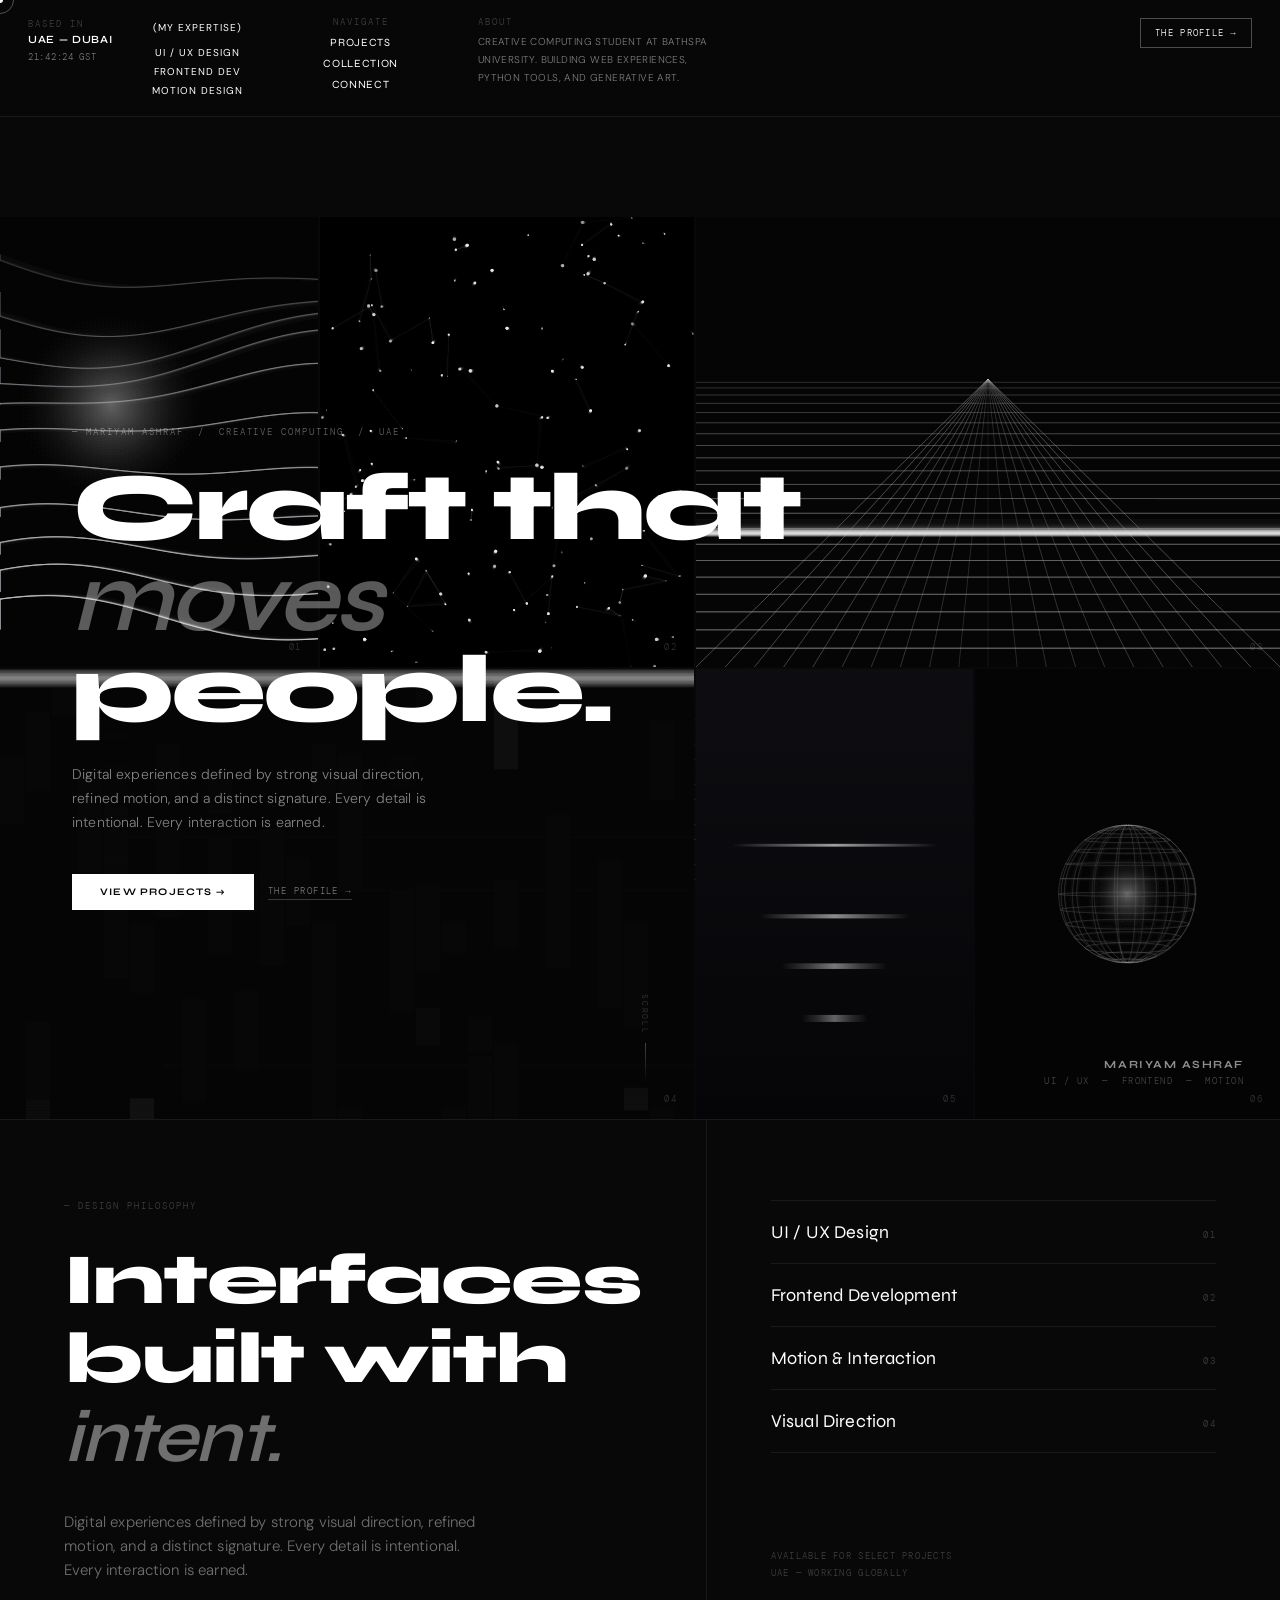
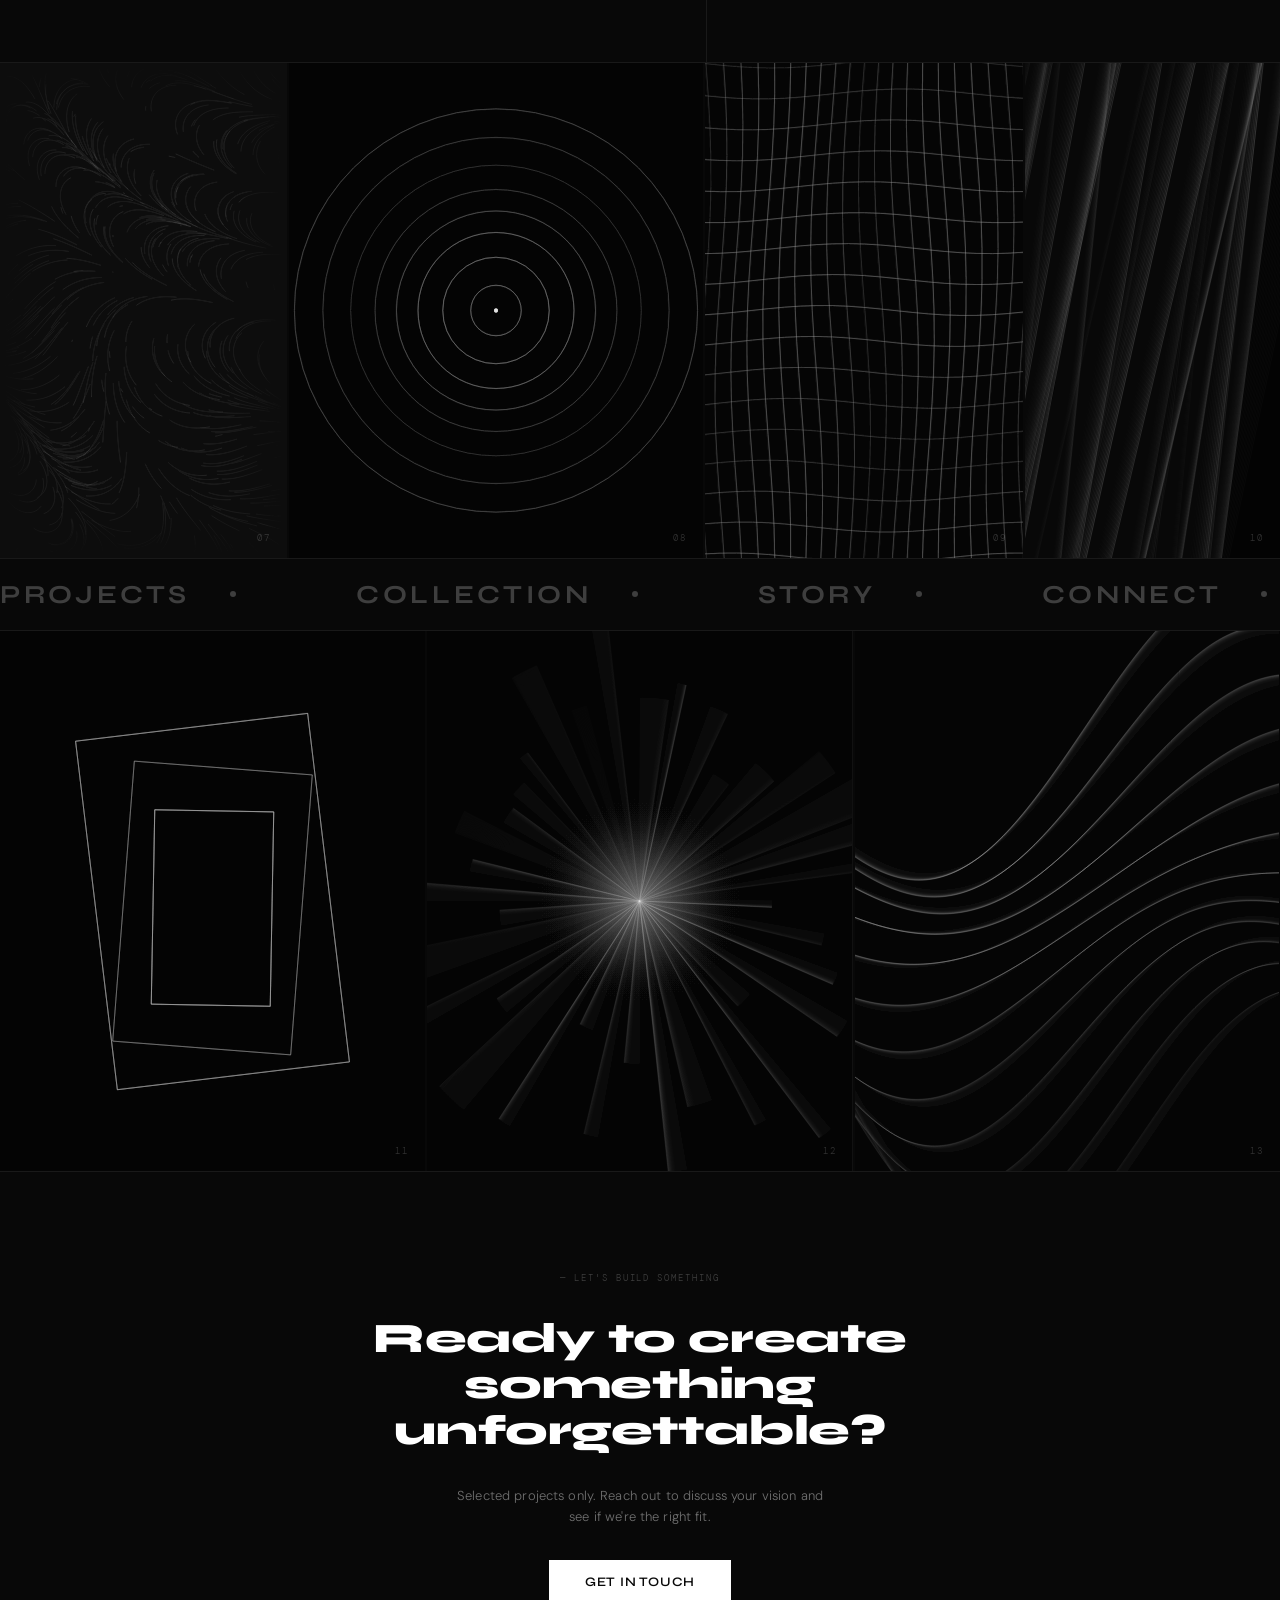
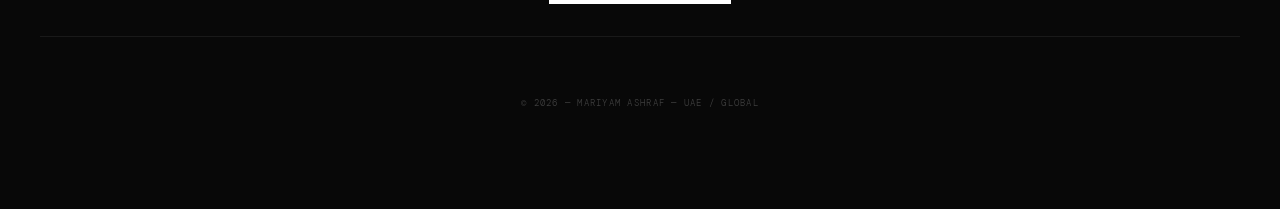
<file: index.html>
<!DOCTYPE html>
<html lang="en">
<head>
<meta charset="UTF-8">
<meta name="viewport" content="width=device-width, initial-scale=1.0">
<title>Mariyam Ashraf — Portfolio</title>
<link rel="preconnect" href="https://fonts.googleapis.com">
<link href="https://fonts.googleapis.com/css2?family=Syne:wght@400;600;700;800&family=DM+Sans:ital,wght@0,300;0,400;0,500;1,300&family=DM+Mono:wght@300;400&display=swap" rel="stylesheet">
<link rel="stylesheet" href="index.css">

</head>
<body>

<canvas id="bg-grid"></canvas>
<div id="cur"></div>
<div id="cur-r"></div>

<nav>
  <div class="nav-loc">
    <span class="nav-loc-label">Based in</span>
    <span class="nav-loc-city">UAE &mdash; Dubai</span>
    <span class="nav-loc-time" id="clock"></span>
  </div>
  <div class="nav-expertise">
    <span class="nav-col-label">(My Expertise)</span>
    <span>UI / UX Design</span>
    <span>Frontend Dev</span>
    <span>Motion Design</span>
  </div>
  <ul class="nav-links">
    <li><span class="nav-col-label">Navigate</span></li>
    <li><a href="projects.html">Projects</a></li>
    <li><a href="collection.html">Collection</a></li>
    <li><a href="connect.html">Connect</a></li>
  </ul>
  <div class="nav-bio">
    <span class="nav-col-label">About</span>
    <p>Creative Computing student at BathSpa University. Building web experiences, Python tools, and generative art.</p>
  </div>
  <div class="nav-right">
    <a href="profile.html" class="nav-cta">The Profile &rarr;</a>
  </div>
</nav>

<div class="page">

  <!-- HERO -->
  <section class="section-hero">

    <!-- Canvas tiles — unchanged from original -->
    <div class="tile h-t1"><div class="tile-bg"><canvas id="c1"></canvas></div><div class="sweep"></div><span class="idx">01</span></div>
    <div class="tile h-t2"><div class="tile-bg"><canvas id="c2"></canvas></div><div class="sweep"></div><span class="idx">02</span></div>
    <div class="tile h-t3"><div class="tile-bg"><canvas id="c3"></canvas></div><div class="sweep"></div><span class="idx">03</span></div>
    <div class="tile h-t4"><div class="tile-bg"><canvas id="c4"></canvas></div><div class="sweep"></div><span class="idx">04</span></div>
    <div class="tile h-t5"><div class="tile-bg"><canvas id="c5"></canvas></div><div class="sweep"></div><span class="idx">05</span></div>
    <div class="tile h-t6"><div class="tile-bg"><canvas id="c6"></canvas></div><div class="sweep"></div><span class="idx">06</span></div>

    <!-- Overlay: identity + CTA -->
    <div class="hero-overlay">
      <p class="hero-kicker">— Mariyam Ashraf &nbsp;/&nbsp; Creative Computing &nbsp;/&nbsp; UAE</p>
      <h1 class="hero-heading">Craft that<br><em>moves</em><br>people.</h1>
      <p class="hero-sub">Digital experiences defined by strong visual direction, refined motion, and a distinct signature. Every detail is intentional. Every interaction is earned.</p>
      <div class="hero-actions">
        <a href="projects.html" class="hero-cta">View Projects &rarr;</a>
        <a href="profile.html" class="hero-link">The Profile &rarr;</a>
      </div>
    </div>

    <!-- Bottom-right: name badge -->
    <div class="hero-meta">
      <p class="hero-meta-name">Mariyam Ashraf</p>
      <p class="hero-meta-role">UI / UX &nbsp;&mdash;&nbsp; Frontend &nbsp;&mdash;&nbsp; Motion</p>
    </div>

    <!-- Scroll indicator -->
    <div class="hero-scroll">
      <span class="hero-scroll-label">Scroll</span>
      <span class="hero-scroll-line"></span>
    </div>

  </section>

  <!-- STATEMENT -->
  <section class="section-statement">
    <div class="statement-left">
      <p class="statement-eyebrow">— Design Philosophy</p>
      <h2 class="statement-heading">Interfaces<br>built with<br><em>intent.</em></h2>
      <p class="statement-body">Digital experiences defined by strong visual direction, refined motion, and a distinct signature. Every detail is intentional. Every interaction is earned.</p>
    </div>
    <div class="statement-right">
      <div class="statement-disciplines">
        <div class="discipline-row"><span class="discipline-name">UI / UX Design</span><span class="discipline-num">01</span></div>
        <div class="discipline-row"><span class="discipline-name">Frontend Development</span><span class="discipline-num">02</span></div>
        <div class="discipline-row"><span class="discipline-name">Motion &amp; Interaction</span><span class="discipline-num">03</span></div>
        <div class="discipline-row"><span class="discipline-name">Visual Direction</span><span class="discipline-num">04</span></div>
      </div>
      <p class="statement-footer">Available for select projects<br>UAE &mdash; Working globally</p>
    </div>
  </section>

  <!-- GRID 2 -->
  <section class="section-grid2">
    <div class="tile"><div class="tile-bg"><canvas id="c7"></canvas></div><div class="sweep"></div><span class="idx">07</span></div>
    <div class="tile"><div class="tile-bg"><canvas id="c8"></canvas></div><div class="sweep"></div><span class="idx">08</span></div>
    <div class="tile"><div class="tile-bg"><canvas id="c9"></canvas></div><div class="sweep"></div><span class="idx">09</span></div>
    <div class="tile"><div class="tile-bg"><canvas id="c10"></canvas></div><div class="sweep"></div><span class="idx">10</span></div>
  </section>

  <!-- MARQUEE -->
  <section class="section-marquee">
    <div class="marquee-track" id="marquee">
      <span class="marquee-item">Projects<span></span></span>
      <span class="marquee-item">Collection<span></span></span>
      <span class="marquee-item">Story<span></span></span>
      <span class="marquee-item">Connect<span></span></span>
      <span class="marquee-item">Motion<span></span></span>
      <span class="marquee-item">Visual Direction<span></span></span>
      <span class="marquee-item">Projects<span></span></span>
      <span class="marquee-item">Collection<span></span></span>
      <span class="marquee-item">Story<span></span></span>
      <span class="marquee-item">Connect<span></span></span>
      <span class="marquee-item">Motion<span></span></span>
      <span class="marquee-item">Visual Direction<span></span></span>
    </div>
  </section>

  <!-- GRID 3 -->
  <section class="section-grid3">
    <div class="tile"><div class="tile-bg"><canvas id="c11"></canvas></div><div class="sweep"></div><span class="idx">11</span></div>
    <div class="tile"><div class="tile-bg"><canvas id="c12"></canvas></div><div class="sweep"></div><span class="idx">12</span></div>
    <div class="tile"><div class="tile-bg"><canvas id="c13"></canvas></div><div class="sweep"></div><span class="idx">13</span></div>
  </section>

  <!-- FOOTER -->
  <section class="section-footer">
    <p class="footer-kicker">— Let's build something</p>
    <h2 class="footer-heading">Ready to create something unforgettable?</h2>
    <p class="footer-sub">Selected projects only. Reach out to discuss your vision and see if we're the right fit.</p>
    <a href="mailto:ashrafmaryam991@gmail.com" class="footer-btn">Get In Touch</a>
    <p class="footer-meta">&copy; 2026 &mdash; Mariyam Ashraf &mdash; UAE / Global</p>
  </section>

</div>

<script src="index.js"></script>
</body>
</html>
</file>
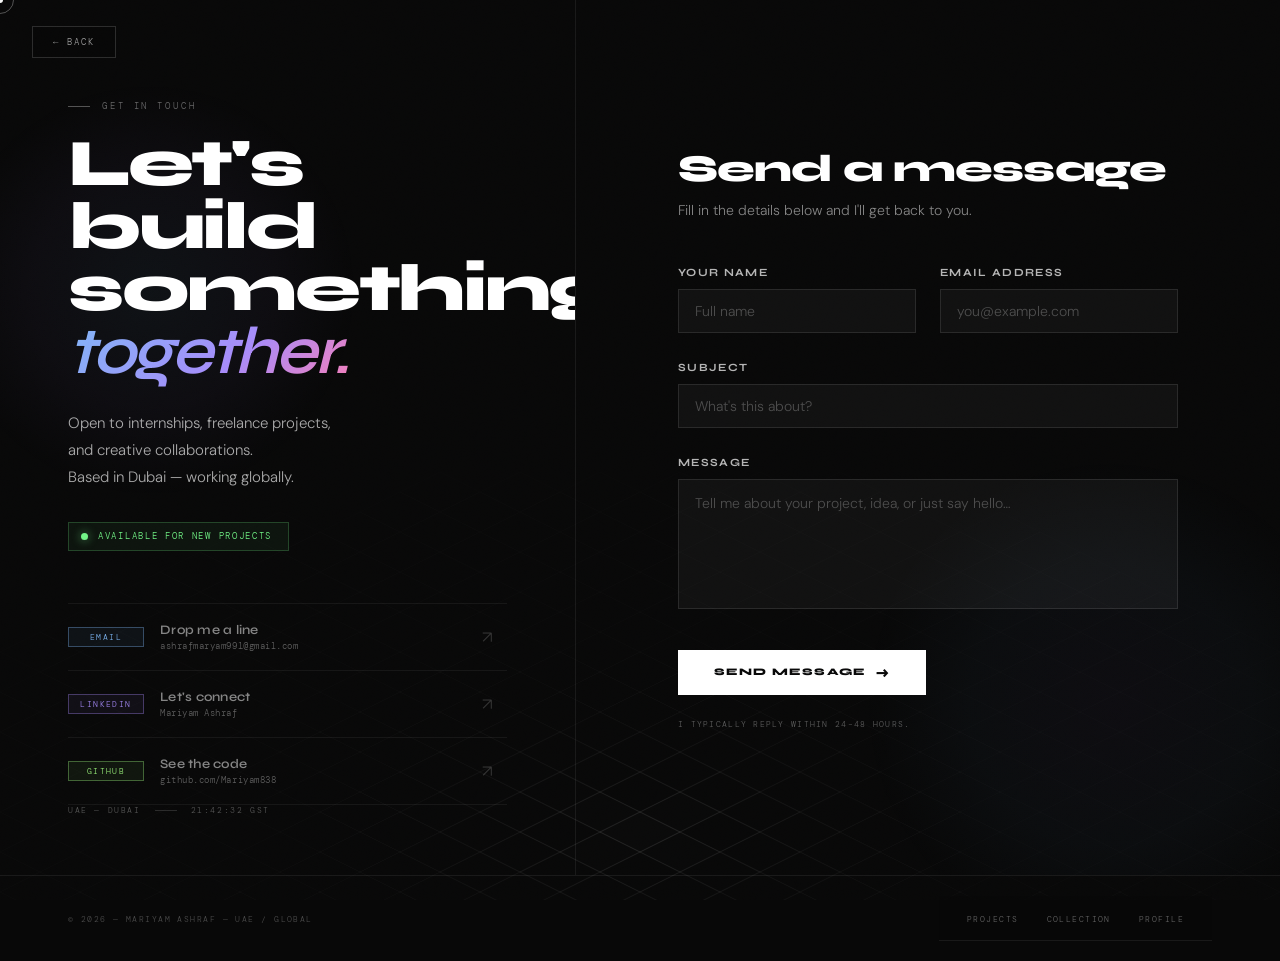
<file: connect.html>
<!DOCTYPE html>
<html lang="en">
<head>
<meta charset="UTF-8">
<meta name="viewport" content="width=device-width, initial-scale=1.0">
<title>Connect — Mariyam Ashraf</title>
<link rel="preconnect" href="https://fonts.googleapis.com">
<link href="https://fonts.googleapis.com/css2?family=Syne:wght@400;600;700;800&family=DM+Sans:ital,wght@0,300;0,400;0,500;1,300&family=DM+Mono:wght@300;400&display=swap" rel="stylesheet">
<link rel="stylesheet" href="index.css">
<link rel="stylesheet" href="connect.css">
</head>
<body>

<canvas id="bg-grid"></canvas>
<div id="cur"></div>
<div id="cur-r"></div>
<div class="grain"></div>

<a href="index.html" class="back-btn">← Back</a>

<div class="page">
<main class="connect-wrap">

  <!-- ════ LEFT ════ -->
  <aside class="c-left">

    <div class="c-left-content">

      <p class="c-eyebrow">Get In Touch</p>

      <h1 class="c-heading">
        Let's build<br>
        something<br>
        <em>together.</em>
      </h1>

      <p class="c-body">
        Open to internships, freelance projects,<br>
        and creative collaborations.<br>
        Based in Dubai — working globally.
      </p>

      <div class="c-avail">
        <span class="c-dot"></span>
        <span class="c-avail-text">Available for new projects</span>
      </div>

      <div class="c-links">

        <a href="mailto:ashrafmaryam991@gmail.com" class="c-link c-link--email">
          <div class="c-link-tag">Email</div>
          <div class="c-link-info">
            <span class="c-link-title">Drop me a line</span>
            <span class="c-link-val">ashrafmaryam991@gmail.com</span>
          </div>
          <span class="c-link-arrow">↗</span>
        </a>

        <a href="https://www.linkedin.com/in/mariyam-ashraf-87a312268/" target="_blank" class="c-link c-link--linkedin">
          <div class="c-link-tag">LinkedIn</div>
          <div class="c-link-info">
            <span class="c-link-title">Let's connect</span>
            <span class="c-link-val">Mariyam Ashraf</span>
          </div>
          <span class="c-link-arrow">↗</span>
        </a>

        <a href="https://github.com/Mariyam838" target="_blank" class="c-link c-link--github">
          <div class="c-link-tag">GitHub</div>
          <div class="c-link-info">
            <span class="c-link-title">See the code</span>
            <span class="c-link-val">github.com/Mariyam838</span>
          </div>
          <span class="c-link-arrow">↗</span>
        </a>

      </div>

    </div>

    <div class="c-left-foot">
      <span class="c-foot-item">UAE — Dubai</span>
      <span class="c-foot-sep"></span>
      <span class="c-foot-item" id="clock"></span>
    </div>

  </aside>

  <!-- ════ RIGHT ════ -->
  <section class="c-right">

    <div class="c-form-wrap" id="formWrap">

      <div class="c-form-top">
        <h2 class="c-form-heading">Send a message</h2>
        <p class="c-form-sub">Fill in the details below and I'll get back to you.</p>
      </div>

      <form id="cForm" novalidate>

        <div class="c-row c-row--2">
          <div class="c-field" id="cf-name">
            <label class="c-label" for="f-name">Your Name</label>
            <input id="f-name" type="text" class="c-input" placeholder="Full name" autocomplete="off" required>
            <span class="c-bar"></span>
            <span class="c-err">Please enter your name</span>
          </div>
          <div class="c-field" id="cf-email">
            <label class="c-label" for="f-email">Email Address</label>
            <input id="f-email" type="email" class="c-input" placeholder="you@example.com" autocomplete="off" required>
            <span class="c-bar"></span>
            <span class="c-err">Enter a valid email</span>
          </div>
        </div>

        <div class="c-field" id="cf-subject">
          <label class="c-label" for="f-subject">Subject</label>
          <input id="f-subject" type="text" class="c-input" placeholder="What's this about?" autocomplete="off">
          <span class="c-bar"></span>
        </div>

        <div class="c-field c-field--tall" id="cf-msg">
          <label class="c-label" for="f-msg">Message</label>
          <textarea id="f-msg" class="c-input c-textarea" placeholder="Tell me about your project, idea, or just say hello…" required></textarea>
          <span class="c-bar"></span>
          <span class="c-err">Please write a message</span>
        </div>

        <div class="c-actions">
          <button type="submit" class="c-btn" id="cSubmit">
            <span class="c-btn-text">Send Message</span>
            <span class="c-btn-icon">→</span>
            <span class="c-btn-loader"></span>
          </button>
          <p class="c-note">I typically reply within 24–48 hours.</p>
        </div>

      </form>
    </div>

    <!-- success -->
    <div class="c-success" id="cSuccess">
      <div class="c-success-icon">✓</div>
      <h3 class="c-success-h">Message sent.</h3>
      <p class="c-success-p">Thanks for reaching out — I'll be in touch soon.</p>
      <button class="c-success-reset" id="cAgain">Send another →</button>
    </div>

  </section>

</main>

<footer class="c-footer">
  <span>© 2026 — Mariyam Ashraf — UAE / Global</span>
  <nav>
    <a href="projects.html">Projects</a>
    <a href="collection.html">Collection</a>
    <a href="profile.html">Profile</a>
  </nav>
</footer>

</div>
<script src="connect.js"></script>
</body>
</html>
</file>
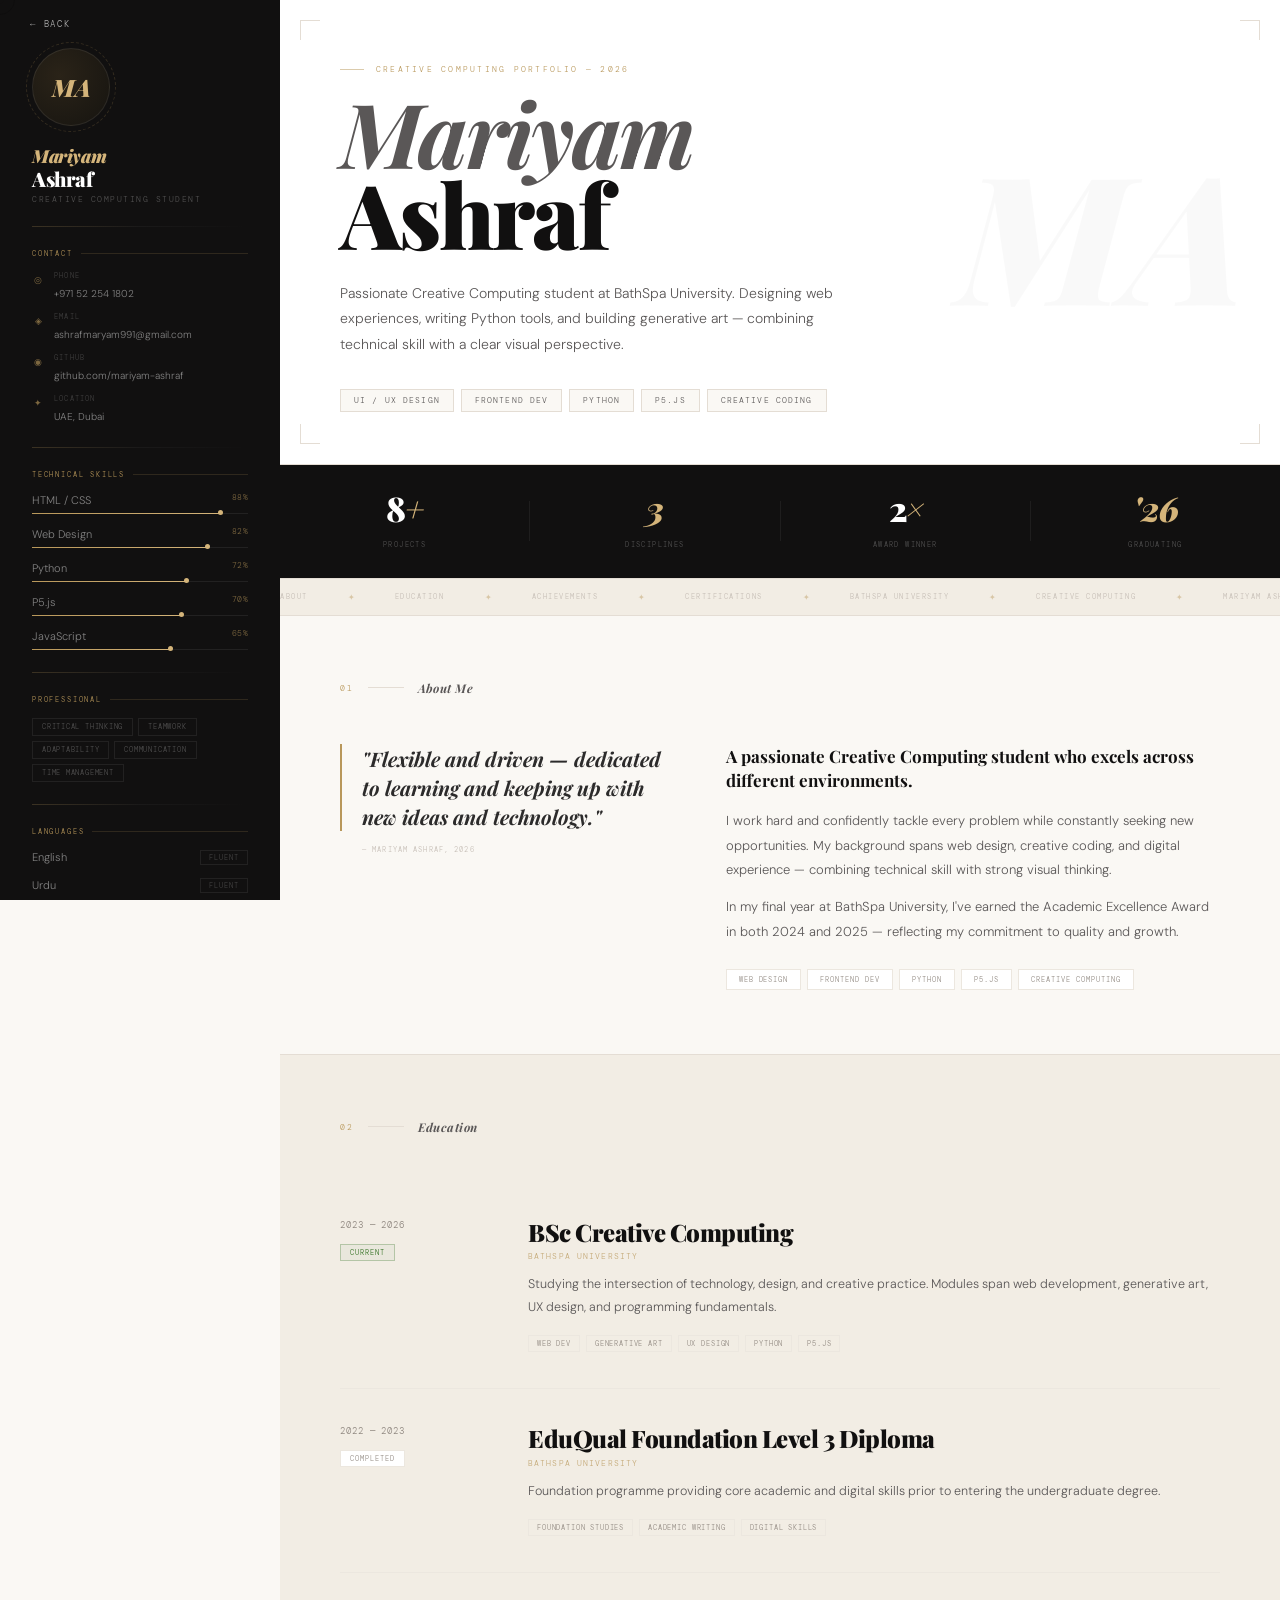
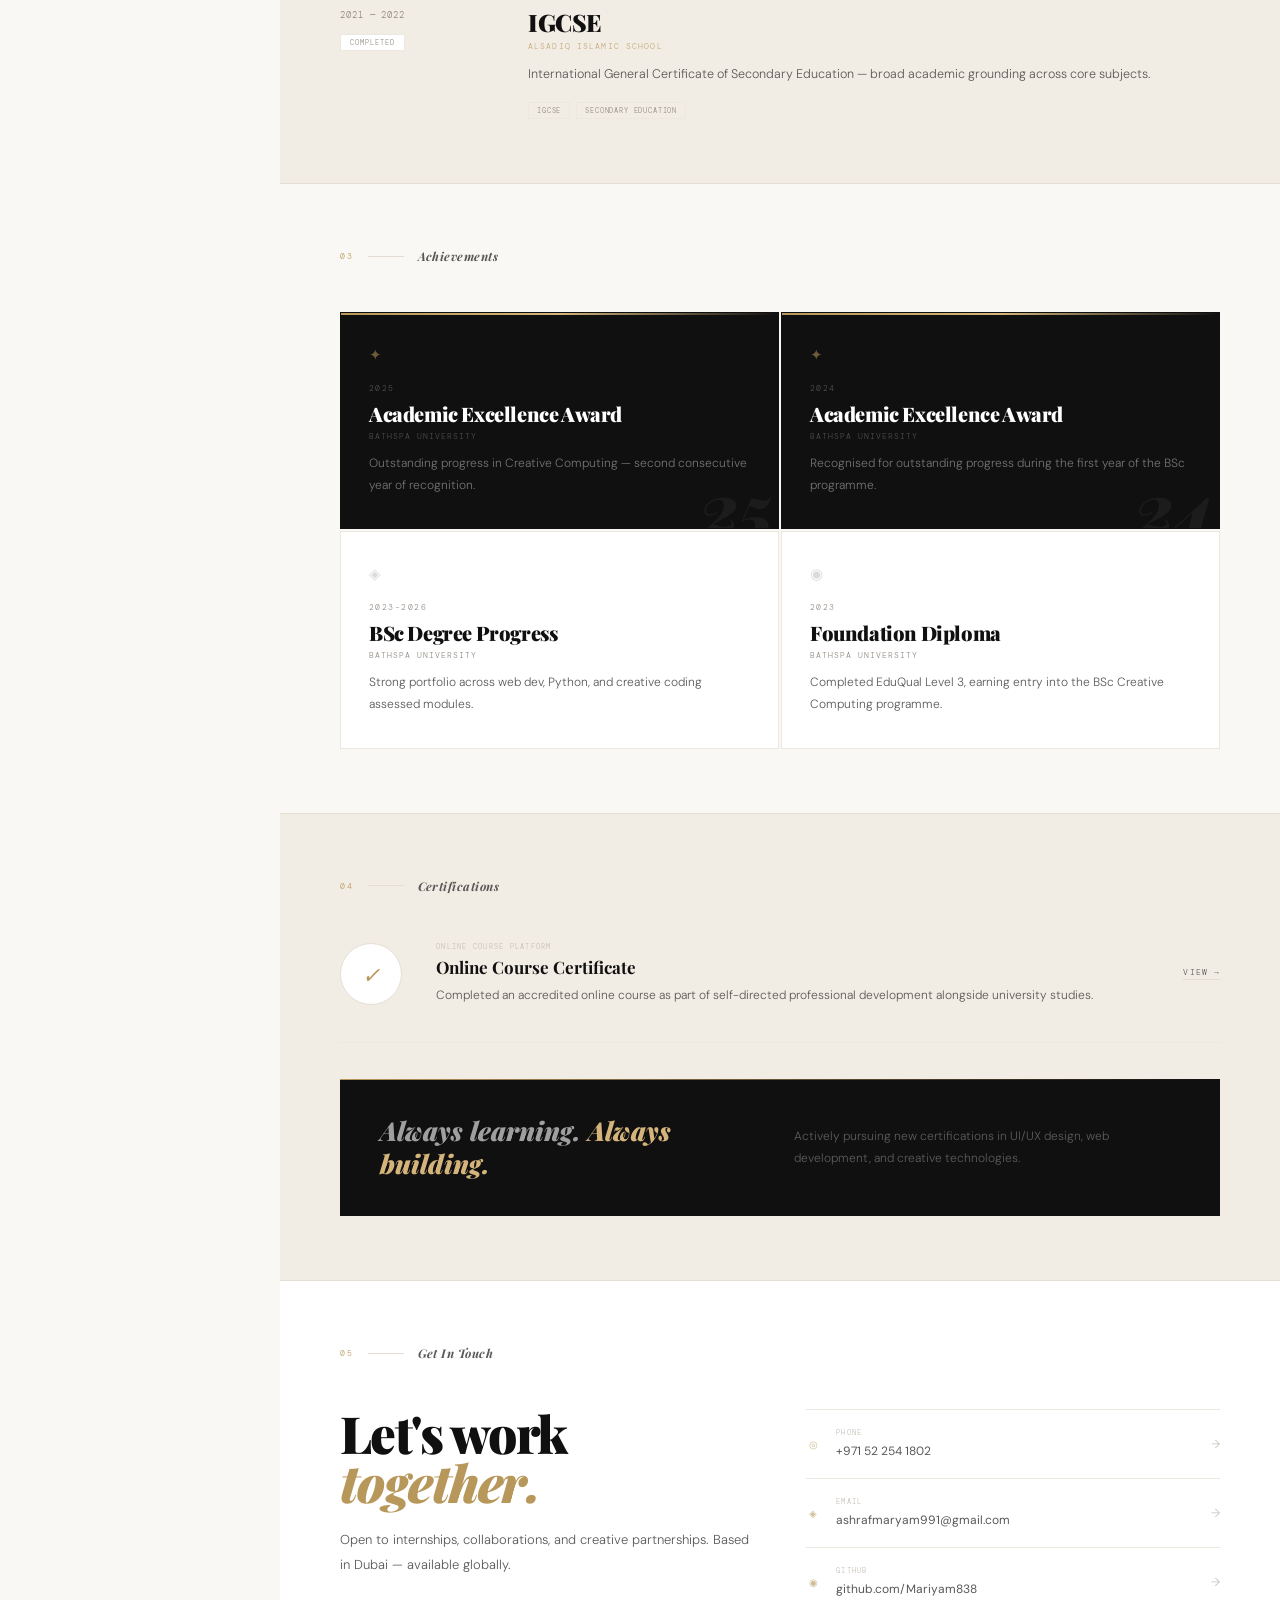
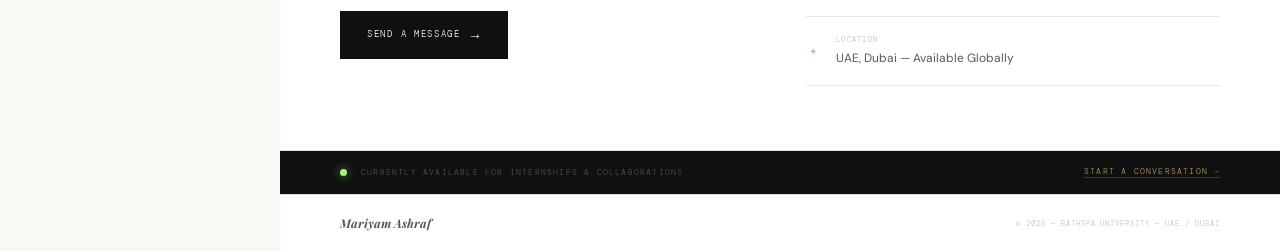
<file: profile.html>
<!DOCTYPE html>
<html lang="en">
<head>
  <meta charset="UTF-8">
  <meta name="viewport" content="width=device-width, initial-scale=1.0">
  <title>Mariyam Ashraf — Profile</title>
  <link rel="preconnect" href="https://fonts.googleapis.com">
  <link href="https://fonts.googleapis.com/css2?family=Playfair+Display:ital,wght@0,700;0,900;1,700;1,900&family=DM+Sans:wght@200;300;400;500&family=DM+Mono:wght@300;400&display=swap" rel="stylesheet">
  <link rel="stylesheet" href="profile.css">
</head>
<body>

  <div id="cur"></div>
  <div id="cur-r"></div>
  <a href="index.html" class="back-btn">&#8592; Back</a>

  <div class="resume">

    <!-- ═══════════ SIDEBAR ═══════════ -->
    <aside class="sidebar">

      <div class="sb-top">
        <div class="sb-avatar">
          MA
          <div class="sb-ring"></div>
        </div>
        <h1 class="sb-name"><em>Mariyam</em> Ashraf</h1>
        <p class="sb-role">Creative Computing Student</p>
      </div>

      <div class="sb-rule"></div>

      <div class="sb-block">
        <p class="sb-label">Contact</p>
        <div class="sb-contact">
          <a href="tel:+971522541802" class="sb-link">
            <span class="sb-ico">◎</span>
            <div>
              <span class="sb-sub">Phone</span>
              <span class="sb-val">+971 52 254 1802</span>
            </div>
          </a>
          <a href="mailto:ashrafmaryam991@gmail.com" class="sb-link">
            <span class="sb-ico">◈</span>
            <div>
              <span class="sb-sub">Email</span>
              <span class="sb-val">ashrafmaryam991@gmail.com</span>
            </div>
          </a>
          <a href="https://github.com/" target="_blank" class="sb-link">
            <span class="sb-ico">◉</span>
            <div>
              <span class="sb-sub">GitHub</span>
              <span class="sb-val">github.com/mariyam-ashraf</span>
            </div>
          </a>
          <div class="sb-link static">
            <span class="sb-ico">✦</span>
            <div>
              <span class="sb-sub">Location</span>
              <span class="sb-val">UAE, Dubai</span>
            </div>
          </div>
        </div>
      </div>

      <div class="sb-rule"></div>

      <div class="sb-block">
        <p class="sb-label">Technical Skills</p>
        <div class="sb-skills">
          <div class="sb-skill">
            <div class="sb-skill-row"><span>HTML / CSS</span><span>88%</span></div>
            <div class="sb-bar"><div class="sb-fill" style="--w:88%"></div></div>
          </div>
          <div class="sb-skill">
            <div class="sb-skill-row"><span>Web Design</span><span>82%</span></div>
            <div class="sb-bar"><div class="sb-fill" style="--w:82%"></div></div>
          </div>
          <div class="sb-skill">
            <div class="sb-skill-row"><span>Python</span><span>72%</span></div>
            <div class="sb-bar"><div class="sb-fill" style="--w:72%"></div></div>
          </div>
          <div class="sb-skill">
            <div class="sb-skill-row"><span>P5.js</span><span>70%</span></div>
            <div class="sb-bar"><div class="sb-fill" style="--w:70%"></div></div>
          </div>
          <div class="sb-skill">
            <div class="sb-skill-row"><span>JavaScript</span><span>65%</span></div>
            <div class="sb-bar"><div class="sb-fill" style="--w:65%"></div></div>
          </div>
        </div>
      </div>

      <div class="sb-rule"></div>

      <div class="sb-block">
        <p class="sb-label">Professional</p>
        <div class="sb-tags">
          <span>Critical Thinking</span>
          <span>Teamwork</span>
          <span>Adaptability</span>
          <span>Communication</span>
          <span>Time Management</span>
        </div>
      </div>

      <div class="sb-rule"></div>

      <div class="sb-block">
        <p class="sb-label">Languages</p>
        <div class="sb-langs">
          <div class="sb-lang"><span class="sb-lang-name">English</span><span class="sb-lang-lv">Fluent</span></div>
          <div class="sb-lang"><span class="sb-lang-name">Urdu</span><span class="sb-lang-lv">Fluent</span></div>
        </div>
      </div>

      <div class="sb-rule"></div>

      <div class="sb-avail">
        <span class="sb-dot"></span>
        <span>Available for internships &amp; collaborations</span>
      </div>

    </aside>

    <!-- ═══════════ MAIN ═══════════ -->
    <main class="main">

      <!-- HERO -->
      <section class="hero">
        <div class="hero-corner tl"></div>
        <div class="hero-corner tr"></div>
        <div class="hero-corner bl"></div>
        <div class="hero-corner br"></div>

        <p class="hero-kicker">Creative Computing Portfolio &mdash; 2026</p>
        <h1 class="hero-name">
          <span class="hero-name-em">Mariyam</span>
          Ashraf
        </h1>
        <p class="hero-desc">
          Passionate Creative Computing student at BathSpa University. Designing web experiences, writing Python tools, and building generative art — combining technical skill with a clear visual perspective.
        </p>
        <div class="hero-tags">
          <span>UI / UX Design</span>
          <span>Frontend Dev</span>
          <span>Python</span>
          <span>P5.js</span>
          <span>Creative Coding</span>
        </div>
        <div class="hero-wm" aria-hidden="true">MA</div>
      </section>

      <!-- STATS -->
      <div class="stats reveal">
        <div class="stat">
          <span class="stat-n">8<em>+</em></span>
          <span class="stat-l">Projects</span>
        </div>
        <div class="stat-div"></div>
        <div class="stat">
          <span class="stat-n"><em>3</em></span>
          <span class="stat-l">Disciplines</span>
        </div>
        <div class="stat-div"></div>
        <div class="stat">
          <span class="stat-n">2<em>×</em></span>
          <span class="stat-l">Award Winner</span>
        </div>
        <div class="stat-div"></div>
        <div class="stat">
          <span class="stat-n"><em>'26</em></span>
          <span class="stat-l">Graduating</span>
        </div>
      </div>

      <!-- MARQUEE -->
      <div class="marquee">
        <div class="marquee-track">
          <span>About</span><em>✦</em>
          <span>Education</span><em>✦</em>
          <span>Achievements</span><em>✦</em>
          <span>Certifications</span><em>✦</em>
          <span>BathSpa University</span><em>✦</em>
          <span>Creative Computing</span><em>✦</em>
          <span>Mariyam Ashraf</span><em>✦</em>
          <!-- duplicate for seamless -->
          <span>About</span><em>✦</em>
          <span>Education</span><em>✦</em>
          <span>Achievements</span><em>✦</em>
          <span>Certifications</span><em>✦</em>
          <span>BathSpa University</span><em>✦</em>
          <span>Creative Computing</span><em>✦</em>
          <span>Mariyam Ashraf</span><em>✦</em>
        </div>
      </div>

      <!-- ABOUT -->
      <section class="sec">
        <div class="sec-head">
          <span class="sec-n">01</span>
          <span class="sec-line"></span>
          <span class="sec-t">About Me</span>
        </div>
        <div class="about-grid reveal">
          <div class="about-left">
            <p class="pull-quote">
              "Flexible and driven — dedicated to learning and keeping up with new ideas and technology."
            </p>
            <span class="pull-attr">— Mariyam Ashraf, 2026</span>
          </div>
          <div class="about-right">
            <p class="about-lead">A passionate Creative Computing student who excels across different environments.</p>
            <p class="about-p">I work hard and confidently tackle every problem while constantly seeking new opportunities. My background spans web design, creative coding, and digital experience — combining technical skill with strong visual thinking.</p>
            <p class="about-p">In my final year at BathSpa University, I've earned the Academic Excellence Award in both 2024 and 2025 — reflecting my commitment to quality and growth.</p>
            <div class="about-chips">
              <span>Web Design</span>
              <span>Frontend Dev</span>
              <span>Python</span>
              <span>P5.js</span>
              <span>Creative Computing</span>
            </div>
          </div>
        </div>
      </section>

      <!-- EDUCATION -->
      <section class="sec sec-tinted">
        <div class="sec-head">
          <span class="sec-n">02</span>
          <span class="sec-line"></span>
          <span class="sec-t">Education</span>
        </div>

        <div class="edu-item reveal">
          <div class="edu-meta">
            <span class="edu-period">2023 — 2026</span>
            <span class="edu-chip active">Current</span>
          </div>
          <div class="edu-body">
            <h3 class="edu-deg">BSc Creative Computing</h3>
            <p class="edu-school">BathSpa University</p>
            <p class="edu-desc">Studying the intersection of technology, design, and creative practice. Modules span web development, generative art, UX design, and programming fundamentals.</p>
            <div class="edu-tags"><span>Web Dev</span><span>Generative Art</span><span>UX Design</span><span>Python</span><span>P5.js</span></div>
          </div>
        </div>

        <div class="edu-item reveal">
          <div class="edu-meta">
            <span class="edu-period">2022 — 2023</span>
            <span class="edu-chip">Completed</span>
          </div>
          <div class="edu-body">
            <h3 class="edu-deg">EduQual Foundation Level 3 Diploma</h3>
            <p class="edu-school">BathSpa University</p>
            <p class="edu-desc">Foundation programme providing core academic and digital skills prior to entering the undergraduate degree.</p>
            <div class="edu-tags"><span>Foundation Studies</span><span>Academic Writing</span><span>Digital Skills</span></div>
          </div>
        </div>

        <div class="edu-item reveal" style="border-bottom:none;padding-bottom:0">
          <div class="edu-meta">
            <span class="edu-period">2021 — 2022</span>
            <span class="edu-chip">Completed</span>
          </div>
          <div class="edu-body">
            <h3 class="edu-deg">IGCSE</h3>
            <p class="edu-school">AlSadiq Islamic School</p>
            <p class="edu-desc">International General Certificate of Secondary Education — broad academic grounding across core subjects.</p>
            <div class="edu-tags"><span>IGCSE</span><span>Secondary Education</span></div>
          </div>
        </div>
      </section>

      <!-- ACHIEVEMENTS -->
      <section class="sec">
        <div class="sec-head">
          <span class="sec-n">03</span>
          <span class="sec-line"></span>
          <span class="sec-t">Achievements</span>
        </div>
        <div class="ach-grid">
          <div class="ach-card dark reveal">
            <span class="ach-star">✦</span>
            <span class="ach-yr">2025</span>
            <h3 class="ach-title">Academic Excellence Award</h3>
            <p class="ach-org">BathSpa University</p>
            <p class="ach-desc">Outstanding progress in Creative Computing — second consecutive year of recognition.</p>
            <span class="ach-ghost">25</span>
          </div>
          <div class="ach-card dark reveal">
            <span class="ach-star">✦</span>
            <span class="ach-yr">2024</span>
            <h3 class="ach-title">Academic Excellence Award</h3>
            <p class="ach-org">BathSpa University</p>
            <p class="ach-desc">Recognised for outstanding progress during the first year of the BSc programme.</p>
            <span class="ach-ghost">24</span>
          </div>
          <div class="ach-card reveal">
            <span class="ach-star light">◈</span>
            <span class="ach-yr">2023–2026</span>
            <h3 class="ach-title">BSc Degree Progress</h3>
            <p class="ach-org">BathSpa University</p>
            <p class="ach-desc">Strong portfolio across web dev, Python, and creative coding assessed modules.</p>
          </div>
          <div class="ach-card reveal">
            <span class="ach-star light">◉</span>
            <span class="ach-yr">2023</span>
            <h3 class="ach-title">Foundation Diploma</h3>
            <p class="ach-org">BathSpa University</p>
            <p class="ach-desc">Completed EduQual Level 3, earning entry into the BSc Creative Computing programme.</p>
          </div>
        </div>
      </section>

      <!-- CERTIFICATIONS -->
      <section class="sec sec-tinted">
        <div class="sec-head">
          <span class="sec-n">04</span>
          <span class="sec-line"></span>
          <span class="sec-t">Certifications</span>
        </div>
        <div class="cert-row reveal">
          <div class="cert-badge">✓</div>
          <div class="cert-body">
            <span class="cert-issuer">Online Course Platform</span>
            <h3 class="cert-name">Online Course Certificate</h3>
            <p class="cert-desc">Completed an accredited online course as part of self-directed professional development alongside university studies.</p>
          </div>
          <a href="https://www.canva.com/design/DAHEUnQJf3k/flMGvDNwt2FdVD9XwCRkpg/edit?utm_content=DAHEUnQJf3k&utm_campaign=designshare&utm_medium=link2&utm_source=sharebutton" class="cert-link">View &rarr;</a>
        </div>
        <div class="cert-callout reveal">
          <p class="cert-big">Always learning. <em>Always building.</em></p>
          <p class="cert-sub">Actively pursuing new certifications in UI/UX design, web development, and creative technologies.</p>
        </div>
      </section>

      <!-- CONTACT -->
      <section class="sec contact-sec">
        <div class="sec-head">
          <span class="sec-n">05</span>
          <span class="sec-line"></span>
          <span class="sec-t">Get In Touch</span>
        </div>
        <div class="contact-grid">
          <div class="contact-left reveal">
            <h2 class="contact-title">Let's work<br><em>together.</em></h2>
            <p class="contact-sub">Open to internships, collaborations, and creative partnerships. Based in Dubai — available globally.</p>
            <a href="mailto:ashrafmaryam991@gmail.com" class="contact-btn">Send a Message <span>&rarr;</span></a>
          </div>
          <div class="contact-links reveal">
            <a href="tel:+971522541802" class="cl-item">
              <span class="cl-icon">◎</span>
              <div><span class="cl-type">Phone</span><span class="cl-val">+971 52 254 1802</span></div>
              <span class="cl-arr">&rarr;</span>
            </a>
            <a href="mailto:ashrafmaryam991@gmail.com" class="cl-item">
              <span class="cl-icon">◈</span>
              <div><span class="cl-type">Email</span><span class="cl-val">ashrafmaryam991@gmail.com</span></div>
              <span class="cl-arr">&rarr;</span>
            </a>
            <a href="https://github.com/" target="_blank" class="cl-item">
              <span class="cl-icon">◉</span>
              <div><span class="cl-type">GitHub</span><span class="cl-val">github.com/Mariyam838</span></div>
              <span class="cl-arr">&rarr;</span>
            </a>
            <div class="cl-item static">
              <span class="cl-icon">✦</span>
              <div><span class="cl-type">Location</span><span class="cl-val">UAE, Dubai — Available Globally</span></div>
            </div>
          </div>
        </div>
      </section>

      <!-- AVAIL + FOOTER -->
      <div class="avail-bar">
        <span class="avail-dot"></span>
        <span class="avail-txt">Currently available for internships &amp; collaborations</span>
        <a href="mailto:ashrafmaryam991@gmail.com" class="avail-cta">Start a conversation &rarr;</a>
      </div>
      <footer class="foot">
        <span class="foot-name">Mariyam Ashraf</span>
        <span class="foot-meta">&copy; 2026 &mdash; BathSpa University &mdash; UAE / Dubai</span>
      </footer>

    </main>
  </div>

  <script src="profile.js"></script>
</body>
</html>
</file>
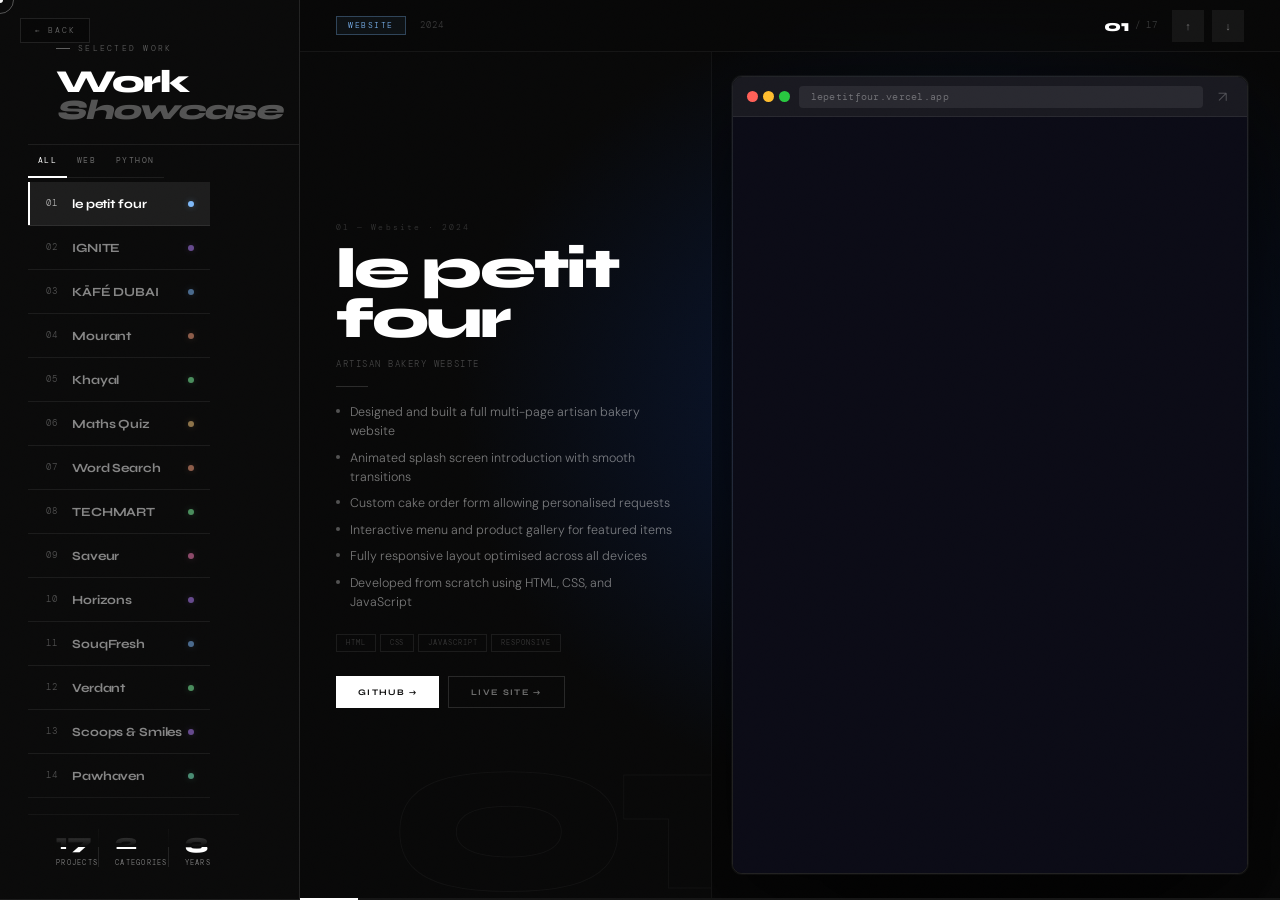
<file: projects.html>
<!DOCTYPE html>
<html lang="en">
<head>
<meta charset="UTF-8">
<meta name="viewport" content="width=device-width, initial-scale=1.0">
<title>Work — Mariyam Ashraf</title>
<link rel="preconnect" href="https://fonts.googleapis.com">
<link href="https://fonts.googleapis.com/css2?family=Syne:wght@400;600;700;800&family=DM+Sans:ital,wght@0,300;0,400;0,500;1,300&family=DM+Mono:wght@300;400&display=swap" rel="stylesheet">
<link rel="stylesheet" href="index.css">
<link rel="stylesheet" href="projects.css">
</head>
<body>
<canvas id="bg-grid"></canvas>
<div id="cur"></div>
<div id="cur-r"></div>
<div class="grain"></div>
<a href="index.html" class="back-btn">← Back</a>

<div class="shell">

  <!-- ══ LEFT PANEL ══ -->
  <nav class="left-panel">
    <div class="lp-head">
      <div class="lp-eyebrow">Selected Work</div>
      <div class="lp-title">Work</div>
      <div class="lp-title-sub">Showcase</div>
    </div>

    <div class="lp-filters">
      <button class="lp-filter active" data-cat="All">All</button>
      <button class="lp-filter" data-cat="Website">Web</button>
      <button class="lp-filter" data-cat="Python">Python</button>
    </div>

    <div class="lp-list" id="lpList"></div>
    <div class="lp-fade"></div>

    <div class="lp-stats">
      <div class="lp-stat">
        <div class="lp-stat-val" id="statProjects">17</div>
        <div class="lp-stat-lbl">Projects</div>
      </div>
      <div class="lp-stat">
        <div class="lp-stat-val">2</div>
        <div class="lp-stat-lbl">Categories</div>
      </div>
      <div class="lp-stat">
        <div class="lp-stat-val">3</div>
        <div class="lp-stat-lbl">Years</div>
      </div>
    </div>
  </nav>

  <!-- ══ RIGHT STAGE ══ -->
  <main class="stage" id="stage">

    <div class="stage-glow"><div class="stage-glow-inner" id="stageGlow"></div></div>
    <div class="stage-scanlines"></div>

    <!-- Top bar -->
    <header class="stage-bar">
      <div class="sb-left">
        <span class="sb-cat" id="sbCat"></span>
        <span class="sb-year" id="sbYear"></span>
      </div>
      <div class="sb-right">
        <span class="sb-counter"><b id="sbCur">01</b> / <span id="sbTot">16</span></span>
        <button class="sb-nav-btn" id="btnUp">↑</button>
        <button class="sb-nav-btn" id="btnDown">↓</button>
      </div>
    </header>

    <!-- Body -->
    <div class="stage-body">

      <!-- Info column -->
      <div class="stage-info">
        <div class="si-ghost" id="siGhost"></div>
        <p class="si-num"    id="siNum"></p>
        <div class="si-title"><span class="si-title-clip" id="siTitle"></span></div>
        <p class="si-sub"    id="siSub"></p>
        <div class="si-divider" id="siDivider"></div>
        <ul class="si-bullets" id="siBullets"></ul>
        <div class="si-tag-row" id="siTags"></div>
        <div class="si-actions" id="siActions"></div>
      </div>

      <!-- Preview column -->
      <div class="stage-preview">
        <div class="sp-browser" id="spBrowser">
          <div class="sp-bar">
            <div class="sp-dots"><span></span><span></span><span></span></div>
            <div class="sp-url" id="spUrl"></div>
            <a class="sp-link" id="spLink" target="_blank" rel="noopener">↗</a>
          </div>
          <div class="sp-screen" id="spScreen"></div>
        </div>
      </div>

    </div>

    <!-- Progress bar -->
    <div class="stage-progress"><div class="stage-progress-fill" id="stageFill"></div></div>

  </main>

</div>

<script src="projects.js"></script>
</body>
</html>
</file>
<file: index.css>
/* ─── RESET & BASE ──────────────────────────────── */
*, *::before, *::after { box-sizing: border-box; margin: 0; padding: 0; }

:root {
  --bg:       #080808;
  --fg:       #ffffff;
  --fg-dim:   rgba(255,255,255,0.42);
  --fg-muted: rgba(255,255,255,0.22);
  --gap:      2px;
  --nav-h:    100px;

  --t-xs:   9px;  --t-sm:   11px; --t-base: 13px; --t-md:   15px;
  --t-lg:   18px; --t-xl:   26px; --t-2xl:  42px; --t-3xl:  72px;

  --ls-tight:  0.01em; --ls-normal: 0.06em;
  --ls-wide:   0.14em; --ls-xwide:  0.22em;

  --lh-tight:  1.1; --lh-snug: 1.35; --lh-normal: 1.6; --lh-loose: 1.85;
}

html { scroll-behavior: smooth; }

body {
  background: var(--bg);
  color: var(--fg);
  font-family: 'DM Sans', sans-serif;
  font-weight: 300;
  overflow-x: hidden;
  cursor: none;
}

/* ─── ISO BACKGROUND ─────────────────────────────── */
#bg-grid {
  position: fixed;
  inset: 0;
  z-index: 0;
  pointer-events: none;
  opacity: 0.75;
}

/* ─── CUSTOM CURSOR ─────────────────────────────── */
#cur {
  position: fixed;
  width: 6px; height: 6px;
  background: #fff;
  border-radius: 50%;
  pointer-events: none;
  z-index: 9999;
  transform: translate(-50%,-50%);
  mix-blend-mode: difference;
  transition: width .15s ease, height .15s ease;
}
#cur-r {
  position: fixed;
  width: 28px; height: 28px;
  border: 1px solid rgba(255,255,255,.3);
  border-radius: 50%;
  pointer-events: none;
  z-index: 9998;
  transform: translate(-50%,-50%);
  transition: width .28s ease, height .28s ease;
}
.cur-lg #cur  { width: 14px; height: 14px; }
.cur-lg #cur-r { width: 50px; height: 50px; }

/* ─── STICKY NAV ────────────────────────────────── */
nav {
  position: sticky;
  top: 0; left: 0; right: 0;
  z-index: 500;
  display: grid;
  grid-template-columns: auto auto auto auto 1fr;
  align-items: start;
  padding: 18px 28px 16px;
  border-bottom: 1px solid rgba(255,255,255,.07);
  backdrop-filter: blur(16px) saturate(1.4);
  background: rgba(8,8,8,.78);
  animation: fadeUp .6s ease both;
}

.nav-loc { display: flex; flex-direction: column; gap: 2px; }
.nav-loc-label {
  font-family: 'DM Mono', monospace;
  font-size: var(--t-xs);
  letter-spacing: var(--ls-xwide);
  text-transform: uppercase;
  color: var(--fg-muted);
  line-height: 1.4;
}
.nav-loc-city {
  font-family: 'Syne', sans-serif;
  font-size: var(--t-sm);
  font-weight: 600;
  letter-spacing: var(--ls-normal);
  color: #fff;
  line-height: 1.3;
  text-transform: uppercase;
}
.nav-loc-time {
  font-family: 'DM Mono', monospace;
  font-size: var(--t-xs);
  letter-spacing: 0.08em;
  color: rgba(255,255,255,.45);
  line-height: 1.4;
  margin-top: 2px;
}

.nav-expertise { text-align: center; padding: 0 40px; }
.nav-col-label {
  font-family: 'DM Mono', monospace;
  font-size: var(--t-xs);
  letter-spacing: var(--ls-xwide);
  text-transform: uppercase;
  color: var(--fg-muted);
  display: block;
  margin-bottom: 6px;
  line-height: 1;
}
.nav-expertise span {
  display: block;
  font-family: 'DM Sans', sans-serif;
  font-size: 10px;
  font-weight: 400;
  letter-spacing: 0.1em;
  text-transform: uppercase;
  color: #fff;
  line-height: 1.9;
}

.nav-links { list-style: none; text-align: center; padding: 0 40px; }
.nav-links li { line-height: 1; }
.nav-links a {
  font-family: 'Syne', sans-serif;
  font-size: 11px;
  font-weight: 400;
  letter-spacing: var(--ls-normal);
  text-transform: uppercase;
  text-decoration: none;
  color: #fff;
  display: block;
  line-height: 1.9;
  position: relative;
  transition: opacity .22s ease;
  cursor: none;
}
.nav-links a::after {
  content: '';
  position: absolute;
  bottom: 1px; left: 0;
  width: 0; height: 1px;
  background: #fff;
  transition: width .3s cubic-bezier(.4,0,.2,1);
}
.nav-links a:hover { opacity: .5; }
.nav-links a:hover::after { width: 100%; }
.nav-links a.active { opacity: 1; }
.nav-links a.active::after { width: 100%; }

.nav-bio { padding: 0 0 0 40px; max-width: 290px; }
.nav-bio p {
  font-family: 'DM Sans', sans-serif;
  font-size: 10px;
  font-weight: 300;
  letter-spacing: 0.04em;
  line-height: 1.8;
  color: rgba(255,255,255,.48);
  text-transform: uppercase;
}

.nav-right { display: flex; flex-direction: column; align-items: flex-end; }
.nav-cta {
  font-family: 'DM Mono', monospace;
  font-size: var(--t-xs);
  letter-spacing: var(--ls-wide);
  text-transform: uppercase;
  color: #fff;
  text-decoration: none;
  border: 1px solid rgba(255,255,255,.28);
  padding: 8px 14px;
  transition: background .22s ease, color .22s ease, border-color .22s ease;
  white-space: nowrap;
  cursor: none;
}
.nav-cta:hover { background: #fff; color: #080808; border-color: #fff; }

/* ─── PAGE WRAPPER ──────────────────────────────── */
.page {
  padding-top: var(--nav-h);
  position: relative;
  z-index: 1;
}

/* ─── HERO SECTION ──────────────────────────────── */
.section-hero {
  position: relative;
  min-height: calc(100vh - var(--nav-h));
  display: grid;
  grid-template-columns: 1.15fr 1.35fr 1fr 1.1fr;
  grid-template-rows: 50vh 50vh;
  gap: var(--gap);
  animation: fadeUp .8s ease .1s both;
}

/* Overlay that carries the big headline text */
.hero-overlay {
  position: absolute;
  inset: 0;
  z-index: 10;
  pointer-events: none;
  display: flex;
  flex-direction: column;
  justify-content: center;
  align-items: flex-start;
  padding: 60px 72px;
}

.hero-kicker {
  font-family: 'DM Mono', monospace;
  font-size: var(--t-xs);
  letter-spacing: var(--ls-xwide);
  text-transform: uppercase;
  color: rgba(255,255,255,.38);
  margin-bottom: 24px;
  animation: fadeUp .7s ease .3s both;
}

.hero-heading {
  font-family: 'Syne', sans-serif;
  font-size: clamp(52px, 7.5vw, 116px);
  font-weight: 800;
  line-height: 0.95;
  letter-spacing: -0.03em;
  color: #fff;
  margin-bottom: 28px;
  animation: fadeUp .7s ease .45s both;
}

.hero-heading em {
  font-style: italic;
  font-weight: 600;
  color: rgba(255,255,255,.35);
}

.hero-sub {
  font-family: 'DM Sans', sans-serif;
  font-size: 14px;
  font-weight: 300;
  line-height: 1.7;
  color: rgba(255,255,255,.5);
  max-width: 360px;
  letter-spacing: 0.01em;
  margin-bottom: 40px;
  animation: fadeUp .7s ease .6s both;
}

.hero-actions {
  display: flex;
  gap: 14px;
  align-items: center;
  pointer-events: all;
  animation: fadeUp .7s ease .75s both;
}

.hero-cta {
  font-family: 'Syne', sans-serif;
  font-size: 10px;
  font-weight: 700;
  letter-spacing: 0.12em;
  text-transform: uppercase;
  text-decoration: none;
  color: #080808;
  background: #fff;
  padding: 12px 28px;
  transition: background .22s, color .22s;
  cursor: none;
}
.hero-cta:hover { background: rgba(255,255,255,.85); }

.hero-link {
  font-family: 'DM Mono', monospace;
  font-size: 9px;
  letter-spacing: 0.16em;
  text-transform: uppercase;
  text-decoration: none;
  color: rgba(255,255,255,.45);
  border-bottom: 1px solid rgba(255,255,255,.2);
  padding-bottom: 2px;
  transition: color .22s, border-color .22s;
  cursor: none;
}
.hero-link:hover { color: #fff; border-color: #fff; }

/* Bottom-right corner info block inside hero */
.hero-meta {
  position: absolute;
  bottom: 32px;
  right: 36px;
  z-index: 10;
  text-align: right;
  pointer-events: none;
  animation: fadeUp .7s ease .9s both;
}
.hero-meta-name {
  font-family: 'Syne', sans-serif;
  font-size: 11px;
  font-weight: 700;
  letter-spacing: 0.14em;
  text-transform: uppercase;
  color: rgba(255,255,255,.55);
  margin-bottom: 4px;
}
.hero-meta-role {
  font-family: 'DM Mono', monospace;
  font-size: 9px;
  letter-spacing: 0.16em;
  text-transform: uppercase;
  color: rgba(255,255,255,.25);
}

/* Scroll indicator */
.hero-scroll {
  position: absolute;
  bottom: 36px;
  left: 50%;
  transform: translateX(-50%);
  z-index: 10;
  display: flex;
  flex-direction: column;
  align-items: center;
  gap: 8px;
  pointer-events: none;
  animation: fadeUp .7s ease 1.1s both;
}
.hero-scroll-label {
  font-family: 'DM Mono', monospace;
  font-size: 8px;
  letter-spacing: 0.22em;
  text-transform: uppercase;
  color: rgba(255,255,255,.2);
  writing-mode: vertical-rl;
  text-orientation: mixed;
}
.hero-scroll-line {
  width: 1px;
  height: 40px;
  background: linear-gradient(to bottom, rgba(255,255,255,.25), rgba(255,255,255,0));
  animation: scrollPulse 2s ease-in-out infinite;
}
@keyframes scrollPulse {
  0%, 100% { opacity: .3; transform: scaleY(1); }
  50% { opacity: 1; transform: scaleY(1.2); }
}

.h-t1 { grid-column:1;   grid-row:1; }
.h-t2 { grid-column:2;   grid-row:1; }
.h-t3 { grid-column:3/5; grid-row:1; }
.h-t4 { grid-column:1/3; grid-row:2; }
.h-t5 { grid-column:3;   grid-row:2; }
.h-t6 { grid-column:4;   grid-row:2; }

/* ─── SECTION: STATEMENT ────────────────────────── */
.section-statement {
  display: grid;
  grid-template-columns: 1fr 1fr;
  min-height: 60vh;
  border-top: 1px solid rgba(255,255,255,.07);
}
.statement-left {
  padding: 80px 64px;
  border-right: 1px solid rgba(255,255,255,.07);
  display: flex;
  flex-direction: column;
  justify-content: center;
}
.statement-eyebrow {
  font-family: 'DM Mono', monospace;
  font-size: var(--t-xs);
  letter-spacing: var(--ls-xwide);
  text-transform: uppercase;
  color: var(--fg-muted);
  margin-bottom: 28px;
}
.statement-heading {
  font-family: 'Syne', sans-serif;
  font-size: var(--t-3xl);
  font-weight: 800;
  line-height: var(--lh-tight);
  letter-spacing: -0.02em;
  color: var(--fg);
  margin-bottom: 32px;
}
.statement-heading em {
  font-style: italic;
  font-weight: 600;
  color: var(--fg-dim);
}
.statement-body {
  font-size: var(--t-md);
  font-weight: 300;
  line-height: var(--lh-normal);
  color: var(--fg-dim);
  max-width: 420px;
  letter-spacing: var(--ls-tight);
}
.statement-right {
  padding: 80px 64px;
  display: flex;
  flex-direction: column;
  justify-content: space-between;
}
.statement-disciplines { display: flex; flex-direction: column; gap: 0; }
.discipline-row {
  display: flex;
  align-items: baseline;
  justify-content: space-between;
  padding: 20px 0;
  border-bottom: 1px solid rgba(255,255,255,.07);
  transition: background .22s;
}
.discipline-row:first-child { border-top: 1px solid rgba(255,255,255,.07); }
.discipline-row:hover { background: rgba(255,255,255,.02); }
.discipline-name {
  font-family: 'Syne', sans-serif;
  font-size: var(--t-lg);
  font-weight: 400;
  letter-spacing: var(--ls-tight);
  color: var(--fg);
}
.discipline-num {
  font-family: 'DM Mono', monospace;
  font-size: var(--t-xs);
  letter-spacing: var(--ls-wide);
  color: var(--fg-muted);
}
.statement-footer {
  font-family: 'DM Mono', monospace;
  font-size: var(--t-xs);
  letter-spacing: var(--ls-wide);
  text-transform: uppercase;
  color: var(--fg-muted);
  line-height: var(--lh-loose);
}

/* ─── SECTION: SECOND GRID ──────────────────────── */
.section-grid2 {
  display: grid;
  grid-template-columns: 0.9fr 1.3fr 1fr 0.8fr;
  grid-template-rows: 55vh;
  gap: var(--gap);
  border-top: 1px solid rgba(255,255,255,.07);
}

/* ─── SECTION: MARQUEE ──────────────────────────── */
.section-marquee {
  overflow: hidden;
  padding: 20px 0;
  background: #080808;
  border-top: 1px solid rgba(255,255,255,.07);
  border-bottom: 1px solid rgba(255,255,255,.07);
}
.marquee-track {
  display: flex;
  gap: 80px;
  white-space: nowrap;
  animation: marquee 28s linear infinite;
}
.marquee-item {
  font-family: 'Syne', sans-serif;
  font-size: var(--t-xl);
  font-weight: 700;
  letter-spacing: var(--ls-wide);
  text-transform: uppercase;
  color: var(--fg-muted);
  flex-shrink: 0;
}
.marquee-item span {
  display: inline-block;
  width: 6px; height: 6px;
  background: var(--fg-muted);
  border-radius: 50%;
  margin: 0 40px;
  vertical-align: middle;
  position: relative;
  top: -2px;
}
@keyframes marquee {
  from { transform: translateX(0); }
  to   { transform: translateX(-50%); }
}

/* ─── SECTION: THIRD GRID ───────────────────────── */
.section-grid3 {
  display: grid;
  grid-template-columns: 1fr 1fr 1fr;
  grid-template-rows: 60vh;
  gap: var(--gap);
}

/* ─── SECTION: FOOTER CALLOUT ───────────────────── */
.section-footer {
  min-height: 40vh;
  display: flex;
  flex-direction: column;
  align-items: center;
  justify-content: center;
  text-align: center;
  padding: 100px 40px;
  border-top: 1px solid rgba(255,255,255,.07);
  gap: 32px;
}
.footer-kicker {
  font-family: 'DM Mono', monospace;
  font-size: var(--t-xs);
  letter-spacing: var(--ls-xwide);
  text-transform: uppercase;
  color: var(--fg-muted);
}
.footer-heading {
  font-family: 'Syne', sans-serif;
  font-size: var(--t-2xl);
  font-weight: 800;
  letter-spacing: -0.01em;
  line-height: var(--lh-tight);
  color: var(--fg);
  max-width: 640px;
}
.footer-sub {
  font-size: var(--t-base);
  font-weight: 300;
  color: var(--fg-dim);
  letter-spacing: var(--ls-tight);
  line-height: var(--lh-normal);
  max-width: 380px;
}
.footer-btn {
  display: inline-block;
  font-family: 'Syne', sans-serif;
  font-size: var(--t-base);
  font-weight: 600;
  letter-spacing: var(--ls-normal);
  text-transform: uppercase;
  text-decoration: none;
  color: #080808;
  background: #fff;
  padding: 14px 36px;
  transition: background .22s ease, color .22s ease;
  cursor: none;
}
.footer-btn:hover {
  background: transparent;
  color: #fff;
  outline: 1px solid rgba(255,255,255,.4);
}
.footer-meta {
  font-family: 'DM Mono', monospace;
  font-size: var(--t-xs);
  letter-spacing: var(--ls-wide);
  color: var(--fg-muted);
  padding-top: 60px;
  border-top: 1px solid rgba(255,255,255,.07);
  width: 100%;
  text-align: center;
  text-transform: uppercase;
}

/* ─── TILES ─────────────────────────────────────── */
.tile {
  position: relative;
  overflow: hidden;
  background: #111;
}
.tile canvas {
  position: absolute;
  inset: 0;
  width: 100%; height: 100%;
  display: block;
}
.tile-bg {
  position: absolute;
  inset: 0;
  transition: transform .9s cubic-bezier(.16,1,.3,1);
  will-change: transform;
}
.tile:hover .tile-bg { transform: scale(1.04); }
.sweep {
  position: absolute;
  inset: 0;
  z-index: 3;
  overflow: hidden;
  pointer-events: none;
}
.sweep::before {
  content: '';
  position: absolute;
  top: 0; left: -110%;
  width: 55%; height: 100%;
  background: linear-gradient(108deg, transparent, rgba(255,255,255,.05), transparent);
  transform: skewX(-14deg);
  transition: left .75s cubic-bezier(.4,0,.2,1);
}
.tile:hover .sweep::before { left: 165%; }
.idx {
  position: absolute;
  bottom: 14px; right: 16px;
  font-family: 'DM Mono', monospace;
  font-size: var(--t-xs);
  letter-spacing: var(--ls-xwide);
  color: rgba(255,255,255,.18);
  z-index: 5;
  transition: color .3s ease;
}
.tile:hover .idx { color: rgba(255,255,255,.5); }

/* ─── KEYFRAMES ─────────────────────────────────── */
@keyframes fadeUp {
  from { opacity: 0; transform: translateY(20px); }
  to   { opacity: 1; transform: translateY(0); }
}
</file>
<file: connect.css>
/* ══════════════════════════════════════════
   CONNECT.CSS — Mariyam Ashraf
   Rich colour, strong typography, no numbers
══════════════════════════════════════════ */

/* ─── COLOUR ACCENTS ─────────────────── */
:root {
  --accent-email:    #7eb8f7;   /* blue  */
  --accent-linkedin: #a78bfa;   /* violet */
  --accent-github:   #9ef77e;   /* green  */
  --accent-avail:    #72f587;
}

/* ─── GRAIN ──────────────────────────── */
.grain {
  position: fixed; inset: 0; z-index: 9000; pointer-events: none;
  opacity: 0.032;
  background-image: url("data:image/svg+xml,%3Csvg viewBox='0 0 256 256' xmlns='http://www.w3.org/2000/svg'%3E%3Cfilter id='noise'%3E%3CfeTurbulence type='fractalNoise' baseFrequency='0.9' numOctaves='4' stitchTiles='stitch'/%3E%3C/filter%3E%3Crect width='100%25' height='100%25' filter='url(%23noise)'/%3E%3C/svg%3E");
  background-repeat: repeat; background-size: 180px;
  mix-blend-mode: overlay;
}

/* ─── BACK BUTTON ────────────────────── */
.back-btn {
  position: fixed; top: 26px; left: 32px; z-index: 8000;
  font-family: 'DM Mono', monospace; font-size: 9px;
  letter-spacing: 0.22em; text-transform: uppercase;
  color: rgba(255,255,255,.6); text-decoration: none;
  padding: 9px 20px;
  border: 1px solid rgba(255,255,255,.15);
  background: rgba(8,8,8,.82); backdrop-filter: blur(20px);
  transition: color .22s, border-color .22s, background .22s;
  cursor: none;
}
.back-btn:hover {
  color: #fff;
  border-color: rgba(255,255,255,.4);
  background: rgba(255,255,255,.05);
}

/* ─── PAGE ───────────────────────────── */
.page { padding-top: 0; min-height: 100vh; display: flex; flex-direction: column; }

/* ══════════════════════════════════════
   SPLIT GRID
══════════════════════════════════════ */
.connect-wrap {
  flex: 1;
  display: grid;
  grid-template-columns: 45fr 55fr;
  min-height: calc(100vh - 58px);
  animation: fadeUp .65s cubic-bezier(.16,1,.3,1) .05s both;
}

/* ══════════════════════════════════════
   LEFT PANEL
══════════════════════════════════════ */
.c-left {
  padding: 100px 68px 60px;
  border-right: 1px solid rgba(255,255,255,.07);
  display: flex; flex-direction: column;
  justify-content: space-between;
  position: relative; overflow: hidden;
}

/* ambient glow behind the heading */
.c-left::before {
  content: '';
  position: absolute; top: 80px; left: -60px;
  width: 420px; height: 420px; border-radius: 50%;
  background: radial-gradient(circle,
    rgba(126,184,247,.06) 0%,
    rgba(167,139,250,.04) 40%,
    transparent 70%);
  pointer-events: none;
}

.c-left-content { position: relative; z-index: 1; }

/* eyebrow */
.c-eyebrow {
  font-family: 'DM Mono', monospace;
  font-size: 9px; letter-spacing: 0.32em; text-transform: uppercase;
  color: rgba(255,255,255,.38);
  margin-bottom: 20px;
  display: flex; align-items: center; gap: 12px;
  animation: fadeUp .5s cubic-bezier(.16,1,.3,1) .1s both;
}
.c-eyebrow::before {
  content: '';
  display: inline-block; width: 22px; height: 1px;
  background: rgba(255,255,255,.3);
}

/* BIG heading */
.c-heading {
  font-family: 'Syne', sans-serif;
  font-size: clamp(46px, 5.2vw, 76px);
  font-weight: 800; line-height: 0.94;
  letter-spacing: -0.035em;
  color: #fff;
  margin-bottom: 28px;
  animation: fadeUp .5s cubic-bezier(.16,1,.3,1) .18s both;
}
.c-heading em {
  font-style: italic; font-weight: 600;
  /* gradient text on the italic word */
  background: linear-gradient(135deg, #7eb8f7 0%, #a78bfa 60%, #f77eb8 100%);
  -webkit-background-clip: text;
  -webkit-text-fill-color: transparent;
  background-clip: text;
}

/* body copy */
.c-body {
  font-family: 'DM Sans', sans-serif;
  font-size: 15px; font-weight: 300;
  line-height: 1.78; color: rgba(255,255,255,.65);
  margin-bottom: 32px;
  animation: fadeUp .5s cubic-bezier(.16,1,.3,1) .26s both;
}

/* availability badge */
.c-avail {
  display: inline-flex; align-items: center; gap: 10px;
  padding: 8px 16px 8px 12px;
  border: 1px solid rgba(114,245,135,.22);
  background: rgba(114,245,135,.05);
  margin-bottom: 52px;
  animation: fadeUp .5s cubic-bezier(.16,1,.3,1) .32s both;
}
.c-dot {
  width: 7px; height: 7px; border-radius: 50%;
  background: var(--accent-avail);
  box-shadow: 0 0 10px rgba(114,245,135,.6);
  flex-shrink: 0;
  animation: blink 2.4s ease-in-out infinite;
}
@keyframes blink {
  0%, 100% { opacity: 1; box-shadow: 0 0 10px rgba(114,245,135,.6); }
  50%       { opacity: .5; box-shadow: 0 0 4px rgba(114,245,135,.2); }
}
.c-avail-text {
  font-family: 'DM Mono', monospace; font-size: 8.5px;
  letter-spacing: 0.2em; text-transform: uppercase;
  color: var(--accent-avail);
}

/* ─── CONTACT LINK ROWS ─────────────── */
.c-links {
  display: flex; flex-direction: column; gap: 0;
  animation: fadeUp .5s cubic-bezier(.16,1,.3,1) .38s both;
}

.c-link {
  display: flex; align-items: center; gap: 16px;
  padding: 18px 14px 18px 0;
  border-bottom: 1px solid rgba(255,255,255,.06);
  text-decoration: none; cursor: none;
  position: relative; overflow: hidden;
  transition: padding-left .3s cubic-bezier(.16,1,.3,1);
}
.c-link:first-child { border-top: 1px solid rgba(255,255,255,.06); }
.c-link:hover { padding-left: 10px; }

/* coloured tag pill */
.c-link-tag {
  font-family: 'DM Mono', monospace; font-size: 8px;
  letter-spacing: 0.18em; text-transform: uppercase;
  padding: 4px 10px;
  border: 1px solid; border-radius: 0;
  flex-shrink: 0; width: 76px; text-align: center;
  transition: background .22s;
}
.c-link--email .c-link-tag {
  color: var(--accent-email);
  border-color: rgba(126,184,247,.35);
  background: rgba(126,184,247,.06);
}
.c-link--linkedin .c-link-tag {
  color: var(--accent-linkedin);
  border-color: rgba(167,139,250,.35);
  background: rgba(167,139,250,.06);
}
.c-link--github .c-link-tag {
  color: var(--accent-github);
  border-color: rgba(158,247,126,.35);
  background: rgba(158,247,126,.06);
}
.c-link--email:hover .c-link-tag   { background: rgba(126,184,247,.14); }
.c-link--linkedin:hover .c-link-tag { background: rgba(167,139,250,.14); }
.c-link--github:hover .c-link-tag   { background: rgba(158,247,126,.14); }

/* link info block */
.c-link-info {
  flex: 1; display: flex; flex-direction: column; gap: 2px;
}
.c-link-title {
  font-family: 'Syne', sans-serif; font-size: 13px;
  font-weight: 600; letter-spacing: 0.02em;
  color: rgba(255,255,255,.5);
  transition: color .22s;
}
.c-link:hover .c-link-title { color: #fff; }
.c-link-val {
  font-family: 'DM Mono', monospace; font-size: 9px;
  letter-spacing: 0.06em; color: rgba(255,255,255,.35);
  transition: color .22s;
}
.c-link:hover .c-link-val { color: rgba(255,255,255,.6); }

/* arrow */
.c-link-arrow {
  font-size: 17px; color: rgba(255,255,255,.18);
  transition: color .22s, transform .22s;
}
.c-link:hover .c-link-arrow {
  color: rgba(255,255,255,.7);
  transform: translate(3px,-3px);
}

/* left footer row */
.c-left-foot {
  display: flex; align-items: center; gap: 14px;
  animation: fadeUp .5s cubic-bezier(.16,1,.3,1) .44s both;
  position: relative; z-index: 1;
}
.c-foot-item {
  font-family: 'DM Mono', monospace; font-size: 8px;
  letter-spacing: 0.2em; text-transform: uppercase;
  color: rgba(255,255,255,.32);
}
.c-foot-sep {
  display: block; width: 22px; height: 1px;
  background: rgba(255,255,255,.14);
}

/* ══════════════════════════════════════
   RIGHT PANEL — FORM
══════════════════════════════════════ */
.c-right {
  display: flex; align-items: center; justify-content: center;
  padding: 80px 72px;
  position: relative; overflow: hidden;
}

/* faint gradient accent behind form */
.c-right::before {
  content: '';
  position: absolute; bottom: -80px; right: -80px;
  width: 500px; height: 500px; border-radius: 50%;
  background: radial-gradient(circle,
    rgba(167,139,250,.04) 0%,
    rgba(126,184,247,.03) 40%,
    transparent 70%);
  pointer-events: none;
}

/* form card */
.c-form-wrap {
  width: 100%; max-width: 500px;
  position: relative; z-index: 1;
  animation: fadeUp .65s cubic-bezier(.16,1,.3,1) .12s both;
}

/* form title block */
.c-form-top { margin-bottom: 44px; }

.c-form-heading {
  font-family: 'Syne', sans-serif;
  font-size: clamp(26px, 3vw, 38px);
  font-weight: 800; letter-spacing: -0.025em;
  color: #fff; margin-bottom: 8px;
}
.c-form-sub {
  font-family: 'DM Sans', sans-serif; font-size: 14px;
  font-weight: 300; color: rgba(255,255,255,.5);
  line-height: 1.6;
}

/* two-column row */
.c-row--2 {
  display: grid; grid-template-columns: 1fr 1fr; gap: 24px;
}

/* ─── FIELDS ──────────────────────── */
.c-field {
  position: relative; margin-bottom: 28px;
}
.c-field--tall { margin-bottom: 36px; }

/* label — coloured, uppercase, Syne */
.c-label {
  display: block;
  font-family: 'Syne', sans-serif; font-size: 11px;
  font-weight: 700; letter-spacing: 0.12em; text-transform: uppercase;
  color: rgba(255,255,255,.7);
  margin-bottom: 10px; cursor: none;
  transition: color .22s;
}
.c-field:focus-within .c-label { color: #fff; }

/* inputs */
.c-input {
  width: 100%; background: rgba(255,255,255,.04);
  border: 1px solid rgba(255,255,255,.1);
  outline: none;
  font-family: 'DM Sans', sans-serif; font-size: 14px;
  font-weight: 300; color: #fff;
  padding: 12px 16px;
  caret-color: #fff;
  transition: border-color .25s, background .25s;
}
.c-input::placeholder { color: rgba(255,255,255,.25); }
.c-input:focus {
  border-color: rgba(255,255,255,.35);
  background: rgba(255,255,255,.06);
}
.c-textarea { resize: none; min-height: 130px; line-height: 1.7; }

/* coloured focus accent bottom bar */
.c-bar {
  display: block; position: absolute;
  bottom: 0; left: 0; width: 0; height: 2px;
  background: linear-gradient(90deg, #7eb8f7, #a78bfa);
  transition: width .4s cubic-bezier(.16,1,.3,1);
  pointer-events: none;
}
.c-field:focus-within .c-bar { width: 100%; }

/* error */
.c-err {
  display: none; font-family: 'DM Mono', monospace; font-size: 8px;
  letter-spacing: 0.16em; text-transform: uppercase;
  color: rgba(255,100,100,.9);
  margin-top: 6px;
}
.c-field.err .c-err { display: block; }
.c-field.err .c-input {
  border-color: rgba(255,100,100,.4);
  background: rgba(255,100,100,.04);
}

/* ─── ACTIONS ─────────────────────── */
.c-actions {
  display: flex; align-items: center; gap: 24px;
  flex-wrap: wrap; margin-top: 8px;
}

.c-btn {
  position: relative; overflow: hidden;
  font-family: 'Syne', sans-serif; font-size: 10px;
  font-weight: 800; letter-spacing: 0.14em; text-transform: uppercase;
  color: #080808; background: #fff; border: none;
  padding: 14px 36px; cursor: none;
  display: flex; align-items: center; gap: 10px;
  transition: background .22s, transform .22s;
  flex-shrink: 0;
}
.c-btn:hover { background: rgba(255,255,255,.88); transform: translateY(-2px); }
.c-btn:active { transform: translateY(0); }

.c-btn-icon { font-size: 14px; transition: transform .22s; }
.c-btn:hover .c-btn-icon { transform: translateX(4px); }

.c-btn-loader {
  display: none; width: 12px; height: 12px;
  border: 1.5px solid rgba(8,8,8,.3); border-top-color: #080808;
  border-radius: 50%; animation: spin .6s linear infinite;
  position: absolute;
}
.c-btn.loading .c-btn-text,
.c-btn.loading .c-btn-icon  { opacity: 0; }
.c-btn.loading .c-btn-loader { display: block; }
@keyframes spin { to { transform: rotate(360deg); } }

.c-note {
  font-family: 'DM Mono', monospace; font-size: 8px;
  letter-spacing: 0.16em; text-transform: uppercase;
  color: rgba(255,255,255,.35);
}

/* ─── SUCCESS ─────────────────────── */
.c-success {
  display: none; flex-direction: column;
  align-items: flex-start; gap: 20px;
  width: 100%; max-width: 500px;
  position: relative; z-index: 1;
}
.c-success.on {
  display: flex;
  animation: fadeUp .45s cubic-bezier(.16,1,.3,1) both;
}

.c-success-icon {
  width: 58px; height: 58px;
  border: 1px solid rgba(114,245,135,.3);
  background: rgba(114,245,135,.06);
  display: flex; align-items: center; justify-content: center;
  font-size: 22px; color: var(--accent-avail);
}
.c-success-h {
  font-family: 'Syne', sans-serif;
  font-size: clamp(34px, 4vw, 52px);
  font-weight: 800; letter-spacing: -0.03em;
  line-height: 1; color: #fff;
}
.c-success-p {
  font-family: 'DM Sans', sans-serif; font-size: 15px;
  font-weight: 300; color: rgba(255,255,255,.6);
  line-height: 1.7;
}
.c-success-reset {
  font-family: 'DM Mono', monospace; font-size: 9px;
  letter-spacing: 0.2em; text-transform: uppercase;
  color: rgba(255,255,255,.55); background: none; border: none;
  border-bottom: 1px solid rgba(255,255,255,.18);
  padding-bottom: 3px; cursor: none;
  transition: color .22s, border-color .22s;
}
.c-success-reset:hover { color: #fff; border-color: rgba(255,255,255,.5); }

/* ══════════════════════════════════════
   FOOTER
══════════════════════════════════════ */
.c-footer {
  display: flex; align-items: center; justify-content: space-between;
  padding: 20px 68px;
  border-top: 1px solid rgba(255,255,255,.07);
  font-family: 'DM Mono', monospace; font-size: 8px;
  letter-spacing: 0.18em; text-transform: uppercase;
  color: rgba(255,255,255,.28);
}
.c-footer nav { display: flex; gap: 28px; }
.c-footer nav a {
  color: rgba(255,255,255,.38); text-decoration: none;
  cursor: none; transition: color .22s;
}
.c-footer nav a:hover { color: rgba(255,255,255,.85); }

/* ══════════════════════════════════════
   ANIMATIONS
══════════════════════════════════════ */
@keyframes fadeUp {
  from { opacity: 0; transform: translateY(20px); }
  to   { opacity: 1; transform: translateY(0); }
}
</file>
<file: profile.css>
/* ══════════════════════════════════════════
   TOKENS
══════════════════════════════════════════ */
:root {
  --cream:  #faf8f4;
  --paper:  #f2ede4;
  --white:  #ffffff;
  --ink:    #111010;
  --ink2:   #2c2b2b;
  --ink3:   #5a5757;
  --ink4:   #908880;
  --ink5:   #c4bcb4;
  --rule:   #e4ddd4;
  --rule2:  #ece7df;
  --gold:   #b8975a;
  --gold2:  #d4b47a;
  --dark:   #111010;
}

/* ══════════════════════════════════════════
   RESET
══════════════════════════════════════════ */
*, *::before, *::after { box-sizing: border-box; margin: 0; padding: 0; }
html { scroll-behavior: smooth; }

body {
  background: var(--cream);
  color: var(--ink);
  font-family: 'DM Sans', sans-serif;
  font-weight: 300;
  overflow-x: hidden;
  cursor: none;
  min-height: 100vh;
}

/* ══════════════════════════════════════════
   CURSOR
══════════════════════════════════════════ */
#cur {
  position: fixed;
  width: 7px; height: 7px;
  background: var(--ink);
  border-radius: 50%;
  pointer-events: none;
  z-index: 9999;
  transform: translate(-50%, -50%);
  transition: width .18s, height .18s, background .2s, border-color .2s;
}
#cur-r {
  position: fixed;
  width: 30px; height: 30px;
  border: 1px solid rgba(0,0,0,.16);
  border-radius: 50%;
  pointer-events: none;
  z-index: 9998;
  transform: translate(-50%, -50%);
  transition: width .3s, height .3s;
}
.cur-lg #cur  { width: 13px; height: 13px; background: var(--gold); }
.cur-lg #cur-r { width: 48px; height: 48px; border-color: rgba(184,151,90,.3); }

/* ══════════════════════════════════════════
   BACK BUTTON
══════════════════════════════════════════ */
.back-btn {
  position: fixed;
  top: 12px;
  left: 18px;
  z-index: 800;

  font-family: 'DM Mono', monospace;
  font-size: 9px;
  letter-spacing: .18em;
  text-transform: uppercase;

  color: rgba(255,255,255,0.65);
  text-decoration: none;

  padding: 6px 12px;

  

  cursor: pointer;
  transition: color .2s ease, border-color .2s ease;
}

.back-btn:hover {
  color: #fff;
}

/* ══════════════════════════════════════════
   LAYOUT — sticky sidebar + scrolling main
══════════════════════════════════════════ */
.resume {
  display: flex;
  align-items: flex-start;
  min-height: 100vh;
  width: 100%;
}

/* ══════════════════════════════════════════
   SIDEBAR
══════════════════════════════════════════ */
.sidebar {
  width: 280px;
  min-width: 280px;
  flex-shrink: 0;
  background: var(--dark);
  color: #fff;
  position: sticky;
  top: 0;
  height: 100vh;
  overflow-y: auto;
  scrollbar-width: none;
  padding: 48px 32px 40px;
  display: flex;
  flex-direction: column;
  gap: 0;
}
.sidebar::-webkit-scrollbar { display: none; }

/* Avatar */
.sb-top { margin-bottom: 0; }

.sb-avatar {
  width: 78px; height: 78px;
  border-radius: 50%;
  background: radial-gradient(circle at 35% 35%, #2a2318, #161410);
  border: 1px solid rgba(255,255,255,.08);
  display: flex; align-items: center; justify-content: center;
  font-family: 'Playfair Display', serif;
  font-size: 24px; font-weight: 900; font-style: italic;
  color: var(--gold2);
  position: relative;
  margin-bottom: 20px;
}
.sb-ring {
  position: absolute;
  inset: -7px;
  border-radius: 50%;
  border: 1px solid rgba(184,151,90,.2);
  border-style: dashed;
  animation: spin 28s linear infinite;
}
@keyframes spin { to { transform: rotate(360deg); } }

.sb-name {
  font-family: 'Playfair Display', serif;
  font-size: 20px; font-weight: 900;
  line-height: 1.15; letter-spacing: -.02em;
  color: #fff; margin-bottom: 5px;
}
.sb-name em { font-style: italic; color: var(--gold2); display: block; font-size: .9em; }
.sb-role {
  font-family: 'DM Mono', monospace;
  font-size: 7.5px; letter-spacing: .2em;
  text-transform: uppercase; color: rgba(255,255,255,.28);
}

/* Rule */
.sb-rule {
  width: 100%; height: 1px;
  background: linear-gradient(to right, rgba(184,151,90,.25), rgba(255,255,255,.04), transparent);
  margin: 22px 0; flex-shrink: 0;
}

/* Block */
.sb-block { flex-shrink: 0; }

.sb-label {
  font-family: 'DM Mono', monospace;
  font-size: 7px; letter-spacing: .26em;
  text-transform: uppercase; color: var(--gold);
  margin-bottom: 14px;
  display: flex; align-items: center; gap: 8px;
}
.sb-label::after {
  content: ''; flex: 1; height: 1px;
  background: rgba(184,151,90,.18);
}

/* Contact links */
.sb-contact { display: flex; flex-direction: column; gap: 11px; }
.sb-link {
  display: flex; align-items: flex-start; gap: 10px;
  text-decoration: none; cursor: none;
}
.sb-link.static { cursor: default; }
.sb-ico {
  font-size: 9px; color: var(--gold);
  opacity: .65; flex-shrink: 0;
  margin-top: 2px; width: 12px; text-align: center;
}
.sb-sub {
  display: block; font-family: 'DM Mono', monospace;
  font-size: 6.5px; letter-spacing: .18em;
  text-transform: uppercase; color: rgba(255,255,255,.2);
  margin-bottom: 1px;
}
.sb-val {
  font-family: 'DM Sans', sans-serif;
  font-size: 10px; font-weight: 300;
  color: rgba(255,255,255,.48); transition: color .2s;
  line-height: 1.4; word-break: break-all;
}
a.sb-link:hover .sb-val { color: var(--gold2); }

/* Skill bars */
.sb-skills { display: flex; flex-direction: column; gap: 13px; }
.sb-skill-row {
  display: flex; justify-content: space-between;
  margin-bottom: 6px; font-family: 'DM Sans', sans-serif;
}
.sb-skill-row span:first-child { font-size: 11px; font-weight: 300; color: rgba(255,255,255,.48); }
.sb-skill-row span:last-child  { font-family: 'DM Mono', monospace; font-size: 7.5px; letter-spacing: .06em; color: var(--gold); opacity: .65; }
.sb-bar {
  height: 1px; background: rgba(255,255,255,.07); position: relative;
}
.sb-fill {
  height: 100%; width: 0;
  background: linear-gradient(to right, var(--gold), var(--gold2));
  transition: width 1.6s cubic-bezier(.16,1,.3,1);
  position: relative;
}
.sb-fill::after {
  content: ''; position: absolute;
  right: -1px; top: -2.5px;
  width: 5px; height: 5px;
  border-radius: 50%; background: var(--gold2);
  transition: opacity .3s;
}
.sb-fill.on { width: var(--w); }

/* Soft tags */
.sb-tags { display: flex; flex-wrap: wrap; gap: 5px; }
.sb-tags span {
  font-family: 'DM Mono', monospace;
  font-size: 6.5px; letter-spacing: .12em;
  text-transform: uppercase; color: rgba(255,255,255,.28);
  border: 1px solid rgba(255,255,255,.07);
  padding: 4px 9px;
  transition: color .2s, border-color .2s;
}
.sb-tags span:hover { color: var(--gold2); border-color: rgba(184,151,90,.28); }

/* Languages */
.sb-langs { display: flex; flex-direction: column; gap: 13px; }
.sb-lang { display: flex; justify-content: space-between; align-items: center; }
.sb-lang-name { font-family: 'DM Sans', sans-serif; font-size: 11px; font-weight: 300; color: rgba(255,255,255,.48); }
.sb-lang-lv {
  font-family: 'DM Mono', monospace; font-size: 7px;
  letter-spacing: .14em; text-transform: uppercase;
  color: rgba(255,255,255,.22);
  border: 1px solid rgba(255,255,255,.07); padding: 2px 8px;
}

/* Availability */
.sb-avail {
  display: flex; align-items: flex-start; gap: 10px;
  border: 1px solid rgba(184,151,90,.18);
  padding: 11px 13px; margin-top: auto; flex-shrink: 0;
  background: rgba(184,151,90,.04);
  font-family: 'DM Mono', monospace; font-size: 7px;
  letter-spacing: .12em; text-transform: uppercase;
  color: rgba(255,255,255,.26); line-height: 1.6;
}
.sb-dot {
  width: 7px; height: 7px; border-radius: 50%;
  background: #9ef77e; flex-shrink: 0; margin-top: 2px;
  box-shadow: 0 0 8px rgba(158,247,126,.6);
  animation: pulse 2.2s ease-in-out infinite;
}
@keyframes pulse { 0%,100%{opacity:.55} 50%{opacity:1} }

/* ══════════════════════════════════════════
   MAIN
══════════════════════════════════════════ */
.main {
  flex: 1;
  min-width: 0;
  background: var(--cream);
  display: flex;
  flex-direction: column;
}

/* ── HERO ── */
.hero {
  background: var(--white);
  padding: 64px 60px 52px;
  border-bottom: 1px solid var(--rule);
  position: relative;
  overflow: hidden;
}
.hero-corner {
  position: absolute; width: 20px; height: 20px;
  pointer-events: none;
}
.hero-corner.tl { top: 20px; left: 20px; border-top: 1px solid var(--rule); border-left: 1px solid var(--rule); }
.hero-corner.tr { top: 20px; right: 20px; border-top: 1px solid var(--rule); border-right: 1px solid var(--rule); }
.hero-corner.bl { bottom: 20px; left: 20px; border-bottom: 1px solid var(--rule); border-left: 1px solid var(--rule); }
.hero-corner.br { bottom: 20px; right: 20px; border-bottom: 1px solid var(--rule); border-right: 1px solid var(--rule); }

.hero-kicker {
  font-family: 'DM Mono', monospace; font-size: 8px;
  letter-spacing: .28em; text-transform: uppercase;
  color: var(--gold); margin-bottom: 18px;
  display: flex; align-items: center; gap: 12px;
}
.hero-kicker::before { content: ''; width: 24px; height: 1px; background: var(--gold); opacity: .5; }

.hero-name {
  font-family: 'Playfair Display', serif;
  font-size: clamp(52px, 7vw, 96px);
  font-weight: 900; line-height: .9;
  letter-spacing: -.03em; color: var(--ink);
  margin-bottom: 28px;
}
.hero-name-em { display: block; font-style: italic; color: var(--ink3); font-weight: 700; }

.hero-desc {
  font-family: 'DM Sans', sans-serif; font-size: 14px; font-weight: 300;
  line-height: 1.8; color: var(--ink3);
  max-width: 520px; margin-bottom: 32px;
}
.hero-tags { display: flex; flex-wrap: wrap; gap: 7px; }
.hero-tags span {
  font-family: 'DM Mono', monospace; font-size: 7.5px;
  letter-spacing: .15em; text-transform: uppercase;
  color: var(--ink3); border: 1px solid var(--rule);
  padding: 6px 13px; background: var(--cream);
  transition: color .2s, border-color .2s;
}
.hero-tags span:hover { color: var(--ink); border-color: var(--ink3); }

.hero-wm {
  position: absolute; right: 32px; top: 50%; transform: translateY(-50%);
  font-family: 'Playfair Display', serif; font-size: clamp(100px, 14vw, 200px);
  font-weight: 900; font-style: italic;
  color: rgba(0,0,0,.025); pointer-events: none;
  line-height: 1; user-select: none;
}

/* ── STATS ── */
.stats {
  display: flex; align-items: center;
  background: var(--ink); padding: 0;
  border-bottom: none;
}
.stat {
  flex: 1; padding: 26px 28px;
  text-align: center; position: relative;
}
.stat::after {
  content: ''; position: absolute;
  bottom: 0; left: 50%; transform: translateX(-50%);
  width: 0; height: 2px; background: var(--gold);
  transition: width .4s cubic-bezier(.16,1,.3,1);
}
.stat:hover::after { width: 60%; }
.stat-n {
  display: block; font-family: 'Playfair Display', serif;
  font-size: 34px; font-weight: 900;
  letter-spacing: -.03em; color: #fff;
  line-height: 1; margin-bottom: 6px;
}
.stat-n em { font-style: italic; color: var(--gold2); }
.stat-l {
  font-family: 'DM Mono', monospace; font-size: 7px;
  letter-spacing: .2em; text-transform: uppercase;
  color: rgba(255,255,255,.28);
}
.stat-div { width: 1px; height: 40px; background: rgba(255,255,255,.06); flex-shrink: 0; }

/* ── MARQUEE ── */
.marquee {
  overflow: hidden; padding: 13px 0;
  background: var(--paper);
  border-top: 1px solid var(--rule);
  border-bottom: 1px solid var(--rule);
}
.marquee-track {
  display: flex; gap: 40px; white-space: nowrap;
  animation: marquee 24s linear infinite;
}
.marquee-track span {
  font-family: 'DM Mono', monospace; font-size: 7px;
  letter-spacing: .22em; text-transform: uppercase;
  color: var(--ink5); flex-shrink: 0;
}
.marquee-track em {
  font-style: normal; color: var(--gold); opacity: .45; flex-shrink: 0;
  font-size: 8px;
}
@keyframes marquee { from{transform:translateX(0)} to{transform:translateX(-50%)} }

/* ── SHARED SECTION ── */
.sec {
  padding: 64px 60px;
  border-bottom: 1px solid var(--rule);
}
.sec-tinted { background: var(--paper); }

.sec-head {
  display: flex; align-items: center; gap: 14px;
  margin-bottom: 48px;
}
.sec-n {
  font-family: 'DM Mono', monospace; font-size: 8px;
  letter-spacing: .22em; color: var(--gold); text-transform: uppercase;
}
.sec-line { width: 36px; height: 1px; background: var(--rule); flex-shrink: 0; }
.sec-t {
  font-family: 'Playfair Display', serif; font-size: 12px;
  font-weight: 700; font-style: italic; color: var(--ink3);
  letter-spacing: .04em;
}

/* ── ABOUT ── */
.about-grid {
  display: grid; grid-template-columns: 1fr 1.5fr; gap: 56px;
}
.about-left {}
.pull-quote {
  font-family: 'Playfair Display', serif;
  font-size: clamp(15px, 1.6vw, 20px);
  font-weight: 700; font-style: italic;
  line-height: 1.45; color: var(--ink2);
  border-left: 2px solid var(--gold); padding-left: 20px;
  margin-bottom: 14px; position: relative;
}
.pull-attr {
  font-family: 'DM Mono', monospace; font-size: 7px;
  letter-spacing: .16em; text-transform: uppercase;
  color: var(--ink5); padding-left: 22px; display: block;
}
.about-lead {
  font-family: 'Playfair Display', serif; font-size: 17px;
  font-weight: 700; line-height: 1.45; color: var(--ink);
  margin-bottom: 16px;
}
.about-p {
  font-family: 'DM Sans', sans-serif; font-size: 13px; font-weight: 300;
  line-height: 1.9; color: var(--ink3); margin-bottom: 12px;
}
.about-chips { display: flex; flex-wrap: wrap; gap: 6px; margin-top: 24px; }
.about-chips span {
  font-family: 'DM Mono', monospace; font-size: 7px; letter-spacing: .14em;
  text-transform: uppercase; color: var(--ink4);
  border: 1px solid var(--rule2); padding: 5px 12px; background: var(--white);
}

/* ── EDUCATION ── */
.edu-item {
  display: grid; grid-template-columns: 140px 1fr; gap: 48px;
  padding: 36px 0; border-bottom: 1px solid var(--rule2);
}
.edu-item:first-of-type { padding-top: 0; }
.edu-meta {}
.edu-period {
  font-family: 'DM Mono', monospace; font-size: 9px;
  letter-spacing: .1em; color: var(--ink4);
  display: block; margin-bottom: 8px;
}
.edu-chip {
  display: inline-block; font-family: 'DM Mono', monospace;
  font-size: 7px; letter-spacing: .15em; text-transform: uppercase;
  color: var(--ink4); border: 1px solid var(--rule2); padding: 3px 9px;
  background: var(--white);
}
.edu-chip.active {
  color: #2a6b1a; border-color: rgba(42,107,26,.28);
  background: rgba(42,107,26,.04);
}
.edu-deg {
  font-family: 'Playfair Display', serif;
  font-size: clamp(17px, 2vw, 24px);
  font-weight: 900; line-height: 1.1;
  letter-spacing: -.02em; color: var(--ink);
  margin-bottom: 6px;
}
.edu-school {
  font-family: 'DM Mono', monospace; font-size: 8px;
  letter-spacing: .14em; text-transform: uppercase;
  color: var(--gold); opacity: .8; margin-bottom: 12px;
}
.edu-desc {
  font-family: 'DM Sans', sans-serif; font-size: 12.5px; font-weight: 300;
  line-height: 1.85; color: var(--ink3); margin-bottom: 16px;
}
.edu-tags { display: flex; flex-wrap: wrap; gap: 6px; }
.edu-tags span {
  font-family: 'DM Mono', monospace; font-size: 7px; letter-spacing: .12em;
  text-transform: uppercase; color: var(--ink4);
  border: 1px solid var(--rule2); padding: 3px 8px;
}

/* ── ACHIEVEMENTS ── */
.ach-grid { display: grid; grid-template-columns: 1fr 1fr; gap: 2px; }
.ach-card {
  padding: 32px 28px; position: relative; overflow: hidden;
  background: var(--white); border: 1px solid var(--rule2);
  transition: border-color .25s, box-shadow .25s;
}
.ach-card:hover { border-color: var(--rule); box-shadow: 0 6px 32px rgba(0,0,0,.06); }
.ach-card.dark { background: var(--ink); border-color: var(--ink); }
.ach-card.dark::before {
  content: ''; position: absolute; top: 0; left: 0; right: 0;
  height: 2px; background: linear-gradient(to right, var(--gold), var(--gold2), transparent);
}
.ach-card.dark:hover { box-shadow: 0 6px 32px rgba(0,0,0,.35); }
.ach-star { font-size: 15px; margin-bottom: 18px; display: block; color: var(--gold); opacity: .55; }
.ach-star.light { color: rgba(0,0,0,.14); opacity: 1; }
.ach-yr {
  font-family: 'DM Mono', monospace; font-size: 8px; letter-spacing: .18em;
  text-transform: uppercase; display: block; margin-bottom: 10px;
  color: var(--ink4);
}
.ach-card.dark .ach-yr { color: rgba(255,255,255,.28); }
.ach-title {
  font-family: 'Playfair Display', serif; font-size: clamp(15px,1.6vw,20px);
  font-weight: 900; line-height: 1.1; letter-spacing: -.02em;
  color: var(--ink); margin-bottom: 7px;
}
.ach-card.dark .ach-title { color: #fff; }
.ach-org {
  font-family: 'DM Mono', monospace; font-size: 7.5px; letter-spacing: .13em;
  text-transform: uppercase; margin-bottom: 12px; color: var(--ink4);
}
.ach-card.dark .ach-org { color: rgba(255,255,255,.26); }
.ach-desc {
  font-family: 'DM Sans', sans-serif; font-size: 12px; font-weight: 300;
  line-height: 1.8; color: var(--ink3);
}
.ach-card.dark .ach-desc { color: rgba(255,255,255,.42); }
.ach-ghost {
  position: absolute; bottom: -14px; right: 4px;
  font-family: 'Playfair Display', serif; font-size: 72px;
  font-weight: 900; font-style: italic;
  pointer-events: none; line-height: 1;
  color: rgba(0,0,0,.03);
}
.ach-card.dark .ach-ghost { color: rgba(255,255,255,.05); }

/* ── CERTIFICATIONS ── */
.cert-row {
  display: grid; grid-template-columns: 68px 1fr auto;
  gap: 28px; align-items: center;
  padding-bottom: 36px; border-bottom: 1px solid var(--rule2);
  margin-bottom: 36px;
}
.cert-badge {
  width: 62px; height: 62px; border-radius: 50%;
  border: 1px solid var(--rule); display: flex;
  align-items: center; justify-content: center;
  background: var(--white); flex-shrink: 0;
  font-family: 'Playfair Display', serif; font-size: 22px;
  font-style: italic; color: var(--gold);
  transition: border-color .25s;
}
.cert-row:hover .cert-badge { border-color: var(--gold); }
.cert-issuer {
  font-family: 'DM Mono', monospace; font-size: 7px; letter-spacing: .18em;
  text-transform: uppercase; color: var(--ink5); display: block; margin-bottom: 5px;
}
.cert-name {
  font-family: 'Playfair Display', serif; font-size: 17px;
  font-weight: 700; color: var(--ink); margin-bottom: 7px;
}
.cert-desc {
  font-family: 'DM Sans', sans-serif; font-size: 12px; font-weight: 300;
  line-height: 1.8; color: var(--ink3);
}
.cert-link {
  font-family: 'DM Mono', monospace; font-size: 8px; letter-spacing: .14em;
  text-transform: uppercase; color: var(--ink3); text-decoration: none;
  border-bottom: 1px solid var(--rule); padding-bottom: 2px; white-space: nowrap;
  transition: color .2s, border-color .2s; cursor: none;
}
.cert-link:hover { color: var(--gold); border-color: var(--gold); }
.cert-callout {
  padding: 36px 40px; background: var(--ink);
  display: flex; gap: 28px; align-items: center;
  position: relative; overflow: hidden;
}
.cert-callout::before {
  content: ''; position: absolute; top: 0; left: 0; right: 0;
  height: 1px; background: linear-gradient(to right, var(--gold), transparent);
}
.cert-big {
  font-family: 'Playfair Display', serif; font-size: clamp(18px,2.2vw,26px);
  font-weight: 900; font-style: italic;
  color: rgba(255,255,255,.6); flex: 1; line-height: 1.25;
}
.cert-big em { color: var(--gold2); }
.cert-sub {
  font-family: 'DM Sans', sans-serif; font-size: 12px; font-weight: 300;
  color: rgba(255,255,255,.32); flex: 1; line-height: 1.8;
}

/* ── CONTACT ── */
.contact-sec { background: var(--white); }
.contact-grid { display: grid; grid-template-columns: 1fr 1fr; gap: 52px; }
.contact-title {
  font-family: 'Playfair Display', serif;
  font-size: clamp(34px, 4vw, 60px);
  font-weight: 900; line-height: .95;
  letter-spacing: -.03em; color: var(--ink); margin-bottom: 22px;
}
.contact-title em { font-style: italic; color: var(--gold); display: block; }
.contact-sub {
  font-family: 'DM Sans', sans-serif; font-size: 13px; font-weight: 300;
  line-height: 1.85; color: var(--ink3); margin-bottom: 34px;
}
.contact-btn {
  display: inline-flex; align-items: center; gap: 10px;
  font-family: 'DM Mono', monospace; font-size: 8.5px;
  letter-spacing: .2em; text-transform: uppercase; text-decoration: none;
  color: #fff; background: var(--ink); padding: 14px 26px;
  border: 1px solid var(--ink);
  transition: background .22s, border-color .22s; cursor: none;
}
.contact-btn span { font-size: 14px; transition: transform .3s; }
.contact-btn:hover { background: var(--gold); border-color: var(--gold); }
.contact-btn:hover span { transform: translateX(5px); }

.contact-links { display: flex; flex-direction: column; }
.cl-item {
  display: flex; align-items: center; gap: 16px;
  padding: 18px 0; border-bottom: 1px solid var(--rule2);
  text-decoration: none; cursor: none;
  transition: background .2s;
}
.cl-item:first-child { border-top: 1px solid var(--rule2); }
.cl-item.static { cursor: default; }
.cl-item:hover .cl-val { color: var(--ink); }
.cl-item:hover .cl-arr { transform: translateX(4px); color: var(--gold); }
.cl-icon { font-size: 10px; color: var(--gold); opacity: .65; flex-shrink: 0; width: 14px; text-align: center; }
.cl-type {
  display: block; font-family: 'DM Mono', monospace; font-size: 7px;
  letter-spacing: .18em; text-transform: uppercase; color: var(--ink5); margin-bottom: 2px;
}
.cl-val { font-family: 'DM Sans', sans-serif; font-size: 12px; font-weight: 400; color: var(--ink3); transition: color .2s; }
.cl-arr { font-size: 12px; color: var(--ink5); transition: transform .22s, color .22s; margin-left: auto; }

/* ── AVAIL BAR ── */
.avail-bar {
  display: flex; align-items: center; gap: 14px;
  padding: 16px 60px; background: var(--ink);
}
.avail-dot {
  width: 7px; height: 7px; border-radius: 50%;
  background: #9ef77e; flex-shrink: 0;
  box-shadow: 0 0 10px rgba(158,247,126,.6);
  animation: pulse 2.2s ease-in-out infinite;
}
.avail-txt {
  font-family: 'DM Mono', monospace; font-size: 7.5px;
  letter-spacing: .16em; text-transform: uppercase;
  color: rgba(255,255,255,.28); flex: 1;
}
.avail-cta {
  font-family: 'DM Mono', monospace; font-size: 7.5px; letter-spacing: .16em;
  text-transform: uppercase; color: var(--gold); text-decoration: none;
  border-bottom: 1px solid rgba(184,151,90,.28); padding-bottom: 1px; cursor: none;
  transition: color .2s, border-color .2s;
}
.avail-cta:hover { color: var(--gold2); border-color: var(--gold2); }

/* ── FOOTER ── */
.foot {
  display: flex; justify-content: space-between; align-items: center;
  padding: 20px 60px; border-top: 1px solid var(--rule);
  background: var(--white);
}
.foot-name {
  font-family: 'Playfair Display', serif; font-size: 12px;
  font-weight: 700; font-style: italic; color: var(--ink3);
}
.foot-meta {
  font-family: 'DM Mono', monospace; font-size: 7px;
  letter-spacing: .14em; text-transform: uppercase; color: var(--ink5);
}

/* ══════════════════════════════════════════
   REVEAL ANIMATION
══════════════════════════════════════════ */
.reveal {
  opacity: 0;
  transform: translateY(20px);
  transition: opacity .7s cubic-bezier(.16,1,.3,1), transform .7s cubic-bezier(.16,1,.3,1);
}
.reveal.vis { opacity: 1; transform: translateY(0); }
</file>
<file: projects.css>
/* ═══════════════════════════════════════════════
   PROJECTS.CSS — Mariyam Ashraf  |  Work Showcase
═══════════════════════════════════════════════ */

.grain {
  position:fixed;inset:0;z-index:9000;pointer-events:none;opacity:.032;
  background-image:url("data:image/svg+xml,%3Csvg viewBox='0 0 200 200' xmlns='http://www.w3.org/2000/svg'%3E%3Cfilter id='n'%3E%3CfeTurbulence type='fractalNoise' baseFrequency='.85' numOctaves='4' stitchTiles='stitch'/%3E%3C/filter%3E%3Crect width='100%25' height='100%25' filter='url(%23n)'/%3E%3C/svg%3E");
  background-size:160px;mix-blend-mode:overlay;
}
.back-btn {
  position:fixed;top:18px;left:20px;z-index:8000;
  font-family:'DM Mono',monospace;font-size:7.5px;letter-spacing:.24em;text-transform:uppercase;
  color:rgba(255,255,255,.4);text-decoration:none;padding:7px 14px;
  border:1px solid rgba(255,255,255,.1);background:rgba(8,8,8,.95);backdrop-filter:blur(16px);
  transition:color .2s,border-color .2s;cursor:none;
}
.back-btn:hover{color:#fff;border-color:rgba(255,255,255,.4);}
body,.page{padding:0;margin:0;}

/* ═══════════════════════════════════════════════
   SHELL
═══════════════════════════════════════════════ */
.shell {
  position:fixed;inset:0;z-index:1;
  display:grid;
  grid-template-columns:300px 1fr;
  overflow:hidden;
  animation:shellIn .65s cubic-bezier(.16,1,.3,1) both;
}

/* ═══════════════════════════════════════════════
   LEFT PANEL
═══════════════════════════════════════════════ */
.left-panel {
  background:#0a0a0a;
  border-right:1px solid rgba(255,255,255,.1);
  display:flex;flex-direction:column;
  overflow:hidden;position:relative;
}

/* Header */
.lp-head {
  padding:26px 28px 20px;
  border-bottom:1px solid rgba(255,255,255,.08);
  flex-shrink:0;
}
.lp-eyebrow {
  font-family:'DM Mono',monospace;font-size:7.5px;letter-spacing:.3em;
  text-transform:uppercase;color:rgba(255,255,255,.35);
  margin-bottom:14px;display:flex;align-items:center;gap:8px;
}
.lp-eyebrow::before{content:'';width:14px;height:1px;background:rgba(255,255,255,.35);}
.lp-title {
  font-family:'Syne',sans-serif;font-size:32px;font-weight:800;
  letter-spacing:-.04em;line-height:.92;color:#fff;
  margin-bottom:2px;
}
.lp-title-sub {
  font-family:'Syne',sans-serif;font-size:28px;font-weight:800;
  letter-spacing:-.04em;line-height:.92;
  color:rgba(255,255,255,.3);font-style:italic;
}

/* Filter bar */
.lp-filters {
  display:flex;flex-shrink:0;
  border-bottom:1px solid rgba(255,255,255,.08);
}
.lp-filter {
  flex:1;padding:11px 10px;cursor:none;
  font-family:'DM Mono',monospace;font-size:7.5px;letter-spacing:.18em;
  text-transform:uppercase;color:rgba(255,255,255,.38);
  background:none;border:none;border-bottom:2px solid transparent;
  margin-bottom:-1px;transition:color .18s,border-color .18s;text-align:center;
}
.lp-filter:hover{color:rgba(255,255,255,.7);}
.lp-filter.active{color:#fff;border-bottom-color:#fff;}

/* Scrollable list */
.lp-list {
  flex:1;overflow-y:auto;scrollbar-width:none;padding:4px 0 0;
}
.lp-list::-webkit-scrollbar{display:none;}

/* Fade at bottom */
.lp-fade {
  position:absolute;bottom:52px;left:0;right:0;height:60px;
  background:linear-gradient(to top,#0a0a0a,transparent);
  pointer-events:none;z-index:2;
}

/* Each row */
.lp-row {
  display:flex;align-items:center;
  padding:0;cursor:none;position:relative;
  border-bottom:1px solid rgba(255,255,255,.07);
  transition:background .15s;
}
.lp-row:hover{background:rgba(255,255,255,.055);}
.lp-row.active{background:rgba(255,255,255,.08);}
.lp-row::before{
  content:'';position:absolute;left:0;top:0;bottom:0;width:2px;
  background:transparent;transition:background .2s;
}
.lp-row.active::before{background:#fff;}
.lp-row-num {
  font-family:'DM Mono',monospace;font-size:8.5px;letter-spacing:.08em;
  color:rgba(255,255,255,.28);width:44px;
  padding:14px 0 14px 18px;flex-shrink:0;transition:color .18s;
}
.lp-row:hover .lp-row-num,.lp-row.active .lp-row-num{color:rgba(255,255,255,.65);}
.lp-row-name {
  flex:1;padding:14px 6px 14px 0;
  font-family:'Syne',sans-serif;font-size:12.5px;font-weight:700;letter-spacing:-.01em;
  color:rgba(255,255,255,.5);white-space:nowrap;overflow:hidden;text-overflow:ellipsis;
  transition:color .18s;
}
.lp-row:hover .lp-row-name,.lp-row.active .lp-row-name{color:#fff;}
.lp-row-dot {
  width:6px;height:6px;border-radius:50%;flex-shrink:0;
  margin-right:16px;opacity:.55;transition:opacity .18s;
}
.lp-row:hover .lp-row-dot,.lp-row.active .lp-row-dot{opacity:1;}

/* Footer stats */
.lp-stats {
  flex-shrink:0;padding:14px 28px 16px;
  border-top:1px solid rgba(255,255,255,.08);
  display:flex;gap:0;
}
.lp-stat {
  flex:1;display:flex;flex-direction:column;gap:3px;
}
.lp-stat + .lp-stat {
  border-left:1px solid rgba(255,255,255,.1);padding-left:16px;
}
.lp-stat-val {
  font-family:'Syne',sans-serif;font-size:22px;font-weight:800;
  letter-spacing:-.03em;color:#fff;
}
.lp-stat-lbl {
  font-family:'DM Mono',monospace;font-size:7px;letter-spacing:.18em;
  text-transform:uppercase;color:rgba(255, 255, 255, 0.514);
}

/* ═══════════════════════════════════════════════
   RIGHT STAGE
═══════════════════════════════════════════════ */
.stage {
  position:relative;background:#080808;overflow:hidden;
  display:flex;flex-direction:column;
}

/* Ambient glow */
.stage-glow {
  position:absolute;inset:0;pointer-events:none;z-index:0;
}
.stage-glow-inner {
  position:absolute;inset:0;
  transition:background 1.2s cubic-bezier(.16,1,.3,1);
}

/* Scan lines */
.stage-scanlines {
  position:absolute;inset:0;z-index:0;pointer-events:none;
  background:repeating-linear-gradient(0deg,transparent,transparent 3px,rgba(0,0,0,.03) 4px);
}

/* Top bar */
.stage-bar {
  flex-shrink:0;height:52px;
  display:flex;align-items:center;justify-content:space-between;
  padding:0 36px;
  border-bottom:1px solid rgba(255,255,255,.055);
  position:relative;z-index:10;
  background:rgba(8,8,8,.55);backdrop-filter:blur(20px);
}
.sb-left{display:flex;align-items:center;gap:14px;}
.sb-cat {
  font-family:'DM Mono',monospace;font-size:7.5px;letter-spacing:.2em;
  text-transform:uppercase;padding:4px 11px;border:1px solid;
}
.sb-cat.cat-website{color:#7eb8f7;border-color:rgba(126,184,247,.3);background:rgba(126,184,247,.05);}
.sb-cat.cat-python {color:#f7c97e;border-color:rgba(247,201,126,.3);background:rgba(247,201,126,.05);}
.sb-cat.cat-design {color:#f77eb8;border-color:rgba(247,126,184,.3);background:rgba(247,126,184,.05);}
.sb-year {
  font-family:'DM Mono',monospace;font-size:8.5px;letter-spacing:.14em;
  color:rgba(255,255,255,.2);
}
.sb-right{display:flex;align-items:center;gap:8px;}
.sb-counter {
  font-family:'DM Mono',monospace;font-size:8.5px;letter-spacing:.1em;
  color:rgba(255,255,255,.2);padding-right:6px;
}
.sb-counter b {
  font-family:'Syne',sans-serif;font-size:16px;font-weight:800;
  letter-spacing:-.02em;color:#fff;vertical-align:middle;
}
.sb-nav-btn {
  width:32px;height:32px;background:rgba(255,255,255,.055);border:none;
  color:rgba(255,255,255,.4);display:flex;align-items:center;justify-content:center;
  cursor:none;font-size:11px;transition:background .15s,color .15s;
}
.sb-nav-btn:hover{background:#fff;color:#080808;}

/* ── Main body: left info + right preview ── */
.stage-body {
  flex:1;display:grid;
  grid-template-columns:42% 58%;
  min-height:0;
  position:relative;z-index:2;
}

/* ── Info column ── */
.stage-info {
  display:flex;flex-direction:column;justify-content:center;
  padding:28px 36px 48px;
  position:relative;overflow:hidden;
  border-right:1px solid rgba(255,255,255,.04);
}

/* Huge ghost number bottom-right of info column */
.si-ghost {
  position:absolute;right:-16px;bottom:-30px;
  font-family:'Syne',sans-serif;
  font-size:clamp(140px,18vw,260px);
  font-weight:800;line-height:1;letter-spacing:-.06em;
  color:transparent;-webkit-text-stroke:1px rgba(255,255,255,.038);
  pointer-events:none;user-select:none;z-index:0;
}

/* Stacked reveal elements */
.si-num {
  font-family:'DM Mono',monospace;font-size:8px;letter-spacing:.26em;
  color:rgba(255,255,255,.18);margin-bottom:12px;
  position:relative;z-index:2;
  opacity:0;transform:translateY(10px);
  transition:opacity .36s ease .02s,transform .36s ease .02s;
}
.si-num.v{opacity:1;transform:translateY(0);}

.si-title {
  font-family:'Syne',sans-serif;
  font-size:clamp(36px,4.4vw,58px);
  font-weight:800;line-height:.9;letter-spacing:-.04em;
  margin-bottom:14px;position:relative;z-index:2;overflow:hidden;
}
.si-title-clip {
  display:block;color:#fff;
  transform:translateY(108%);
  transition:transform .58s cubic-bezier(.16,1,.3,1) .06s;
}
.si-title-clip.v{transform:translateY(0);}

.si-sub {
  font-family:'DM Mono',monospace;font-size:8.5px;letter-spacing:.18em;
  text-transform:uppercase;color:rgba(255,255,255,.24);margin-bottom:16px;
  position:relative;z-index:2;
  opacity:0;transform:translateY(7px);
  transition:opacity .36s ease .14s,transform .36s ease .14s;
}
.si-sub.v{opacity:1;transform:translateY(0);}

/* Divider line */
.si-divider {
  width:32px;height:1px;background:rgba(255,255,255,.14);
  margin-bottom:16px;position:relative;z-index:2;
  opacity:0;transform:scaleX(0);transform-origin:left;
  transition:opacity .3s ease .18s,transform .4s ease .18s;
}
.si-divider.v{opacity:1;transform:scaleX(1);}

.si-bullets {
  list-style:none;margin:0 0 22px;padding:0;
  display:flex;flex-direction:column;gap:7px;
  position:relative;z-index:2;
  opacity:0;transform:translateY(6px);
  transition:opacity .36s ease .22s,transform .36s ease .22s;
}
.si-bullets.v{opacity:1;transform:translateY(0);}
.si-bullet {
  display:flex;align-items:flex-start;gap:10px;
  font-family:'DM Sans',sans-serif;font-size:12.5px;font-weight:300;
  line-height:1.55;color:rgba(255,255,255,.45);
}
.si-bullet-dot {
  width:4px;height:4px;border-radius:50%;
  background:rgba(255,255,255,.3);
  flex-shrink:0;margin-top:6px;
}

.si-tag-row {
  display:flex;flex-wrap:wrap;gap:4px;margin-bottom:24px;
  position:relative;z-index:2;
  opacity:0;
  transition:opacity .36s ease .27s;
}
.si-tag-row.v{opacity:1;}
.si-tag {
  font-family:'DM Mono',monospace;font-size:6.5px;letter-spacing:.14em;
  text-transform:uppercase;color:rgba(255,255,255,.2);
  padding:4px 9px;border:1px solid rgba(255,255,255,.08);
}

.si-actions {
  display:flex;gap:9px;flex-wrap:wrap;
  position:relative;z-index:2;
  opacity:0;transform:translateY(6px);
  transition:opacity .36s ease .3s,transform .36s ease .3s;
}
.si-actions.v{opacity:1;transform:translateY(0);}
.si-cta {
  font-family:'Syne',sans-serif;font-size:8.5px;font-weight:700;letter-spacing:.16em;
  text-transform:uppercase;padding:10px 22px;text-decoration:none;cursor:none;
  display:inline-flex;align-items:center;gap:6px;transition:transform .18s,background .18s,color .18s;
}
.si-cta:hover{transform:translateY(-2px);}
.si-cta--solid{background:#fff;color:#080808;border:none;}
.si-cta--solid:hover{background:rgba(255,255,255,.88);}
.si-cta--ghost{background:transparent;color:rgba(255,255,255,.42);border:1px solid rgba(255,255,255,.13);}
.si-cta--ghost:hover{color:#fff;border-color:rgba(255,255,255,.38);}

/* ── Preview column ── */
.stage-preview {
  display:flex;flex-direction:column;
  padding:24px 32px 24px 20px;
  overflow:hidden;
}

.sp-browser {
  flex:1;display:flex;flex-direction:column;min-height:0;
  border:1px solid rgba(255,255,255,.1);border-radius:10px;overflow:hidden;
  box-shadow:
    0 0 0 1px rgba(255,255,255,.04),
    0 28px 90px rgba(0,0,0,.75),
    0 60px 180px rgba(0,0,0,.45);
  opacity:0;transform:translateY(24px) scale(.975);
  transition:opacity .6s cubic-bezier(.16,1,.3,1) .1s,
             transform .6s cubic-bezier(.16,1,.3,1) .1s;
}
.sp-browser.v{opacity:1;transform:translateY(0) scale(1);}

.sp-bar {
  height:40px;flex-shrink:0;background:#191920;
  display:flex;align-items:center;gap:9px;padding:0 14px;
  border-bottom:1px solid rgba(255,255,255,.07);
}
.sp-dots{display:flex;gap:5px;}
.sp-dots span{width:11px;height:11px;border-radius:50%;display:block;}
.sp-dots span:nth-child(1){background:#ff5f57;}
.sp-dots span:nth-child(2){background:#febc2e;}
.sp-dots span:nth-child(3){background:#28c840;}
.sp-url {
  flex:1;background:rgba(255,255,255,.07);border-radius:4px;
  padding:5px 12px;font-family:'DM Mono',monospace;font-size:9.5px;
  letter-spacing:.03em;color:rgba(255,255,255,.36);
  overflow:hidden;white-space:nowrap;text-overflow:ellipsis;
}
.sp-link {
  font-size:15px;color:rgba(255,255,255,.25);text-decoration:none;cursor:none;
  transition:color .18s;padding:2px 6px;flex-shrink:0;
}
.sp-link:hover{color:#fff;}
.sp-screen {
  flex:1;position:relative;overflow:hidden;background:#0b0b16;min-height:0;
}
.sp-screen iframe {
  position:absolute;top:0;left:0;width:155%;height:155%;border:none;
  transform:scale(.645);transform-origin:top left;pointer-events:none;
}
.sp-screen canvas {
  position:absolute;inset:0;width:100%;height:100%;display:block;
}

/* Progress */
.stage-progress {
  flex-shrink:0;height:2px;background:rgba(255,255,255,.05);z-index:10;
}
.stage-progress-fill {
  height:100%;background:#fff;
  transition:width .7s cubic-bezier(.16,1,.3,1);
}

@keyframes shellIn {
  from{opacity:0;transform:translateY(12px);}
  to{opacity:1;transform:translateY(0);}
}
</file>
